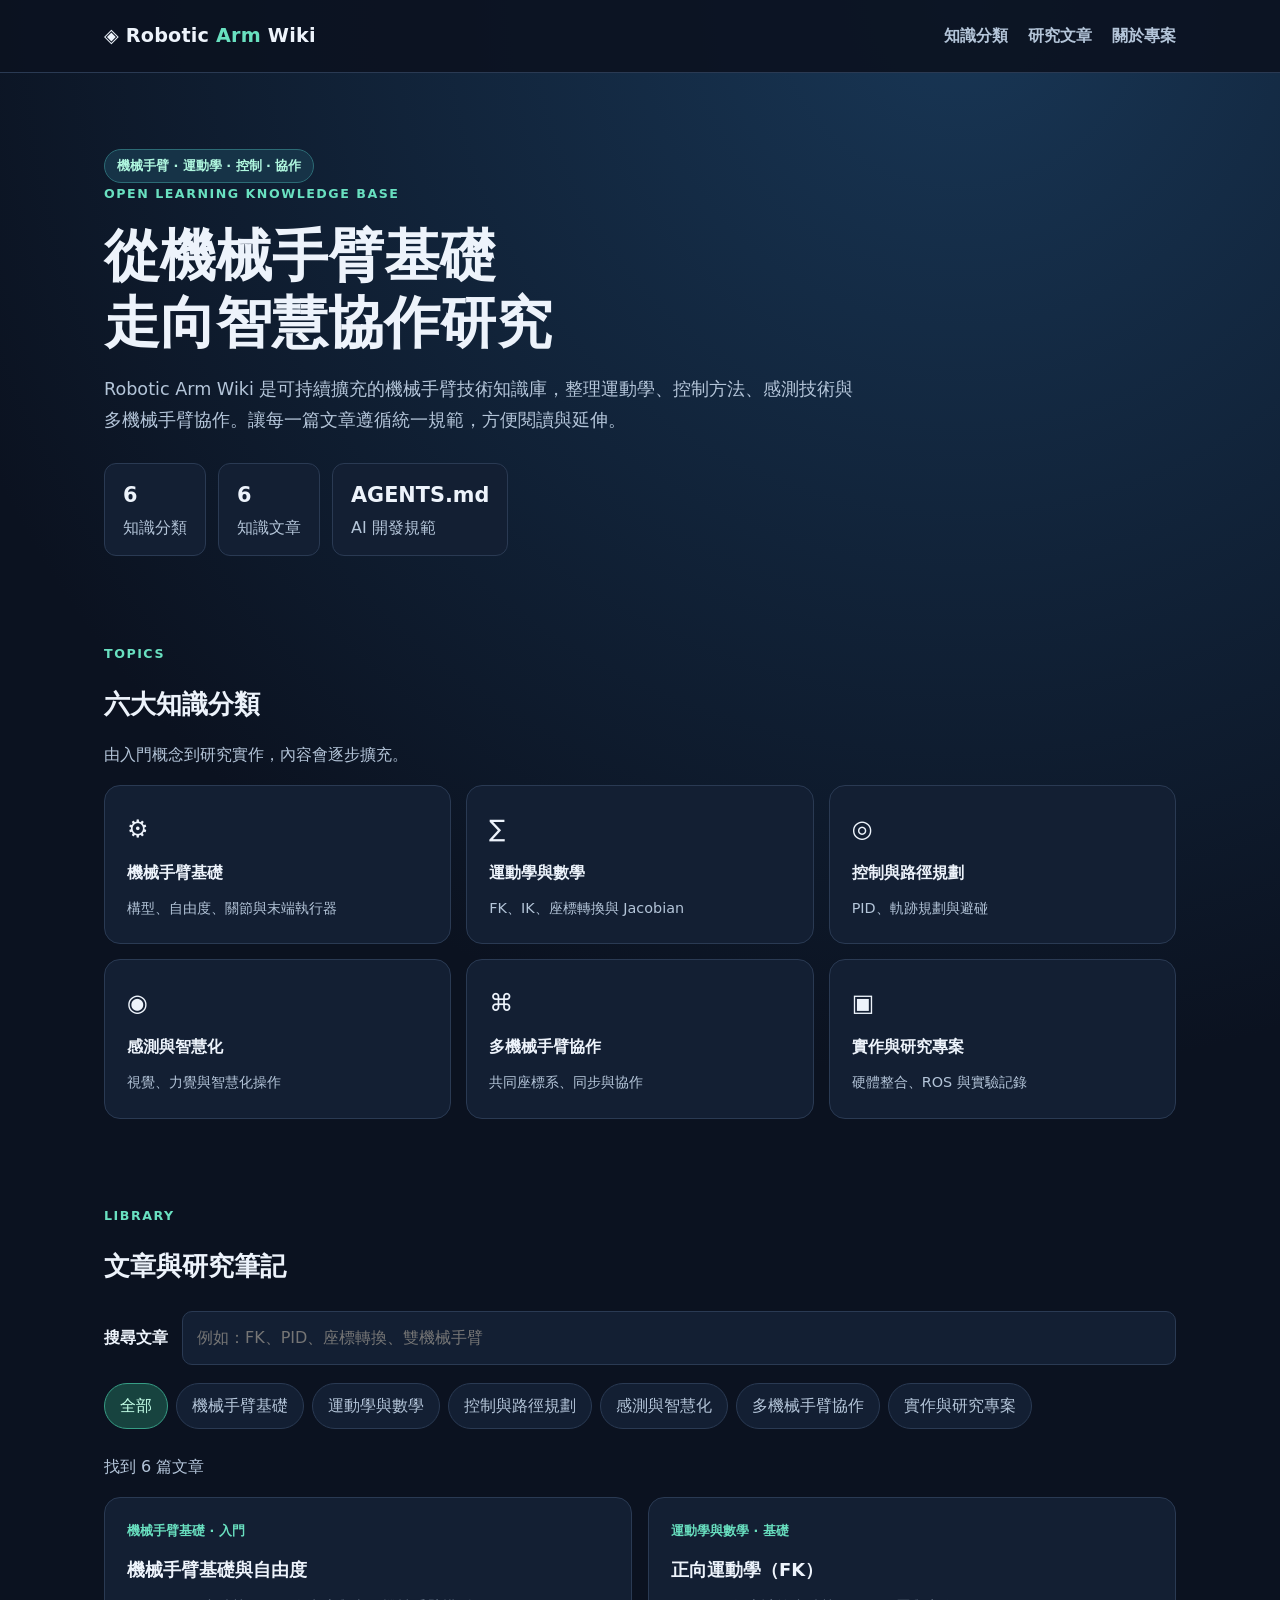
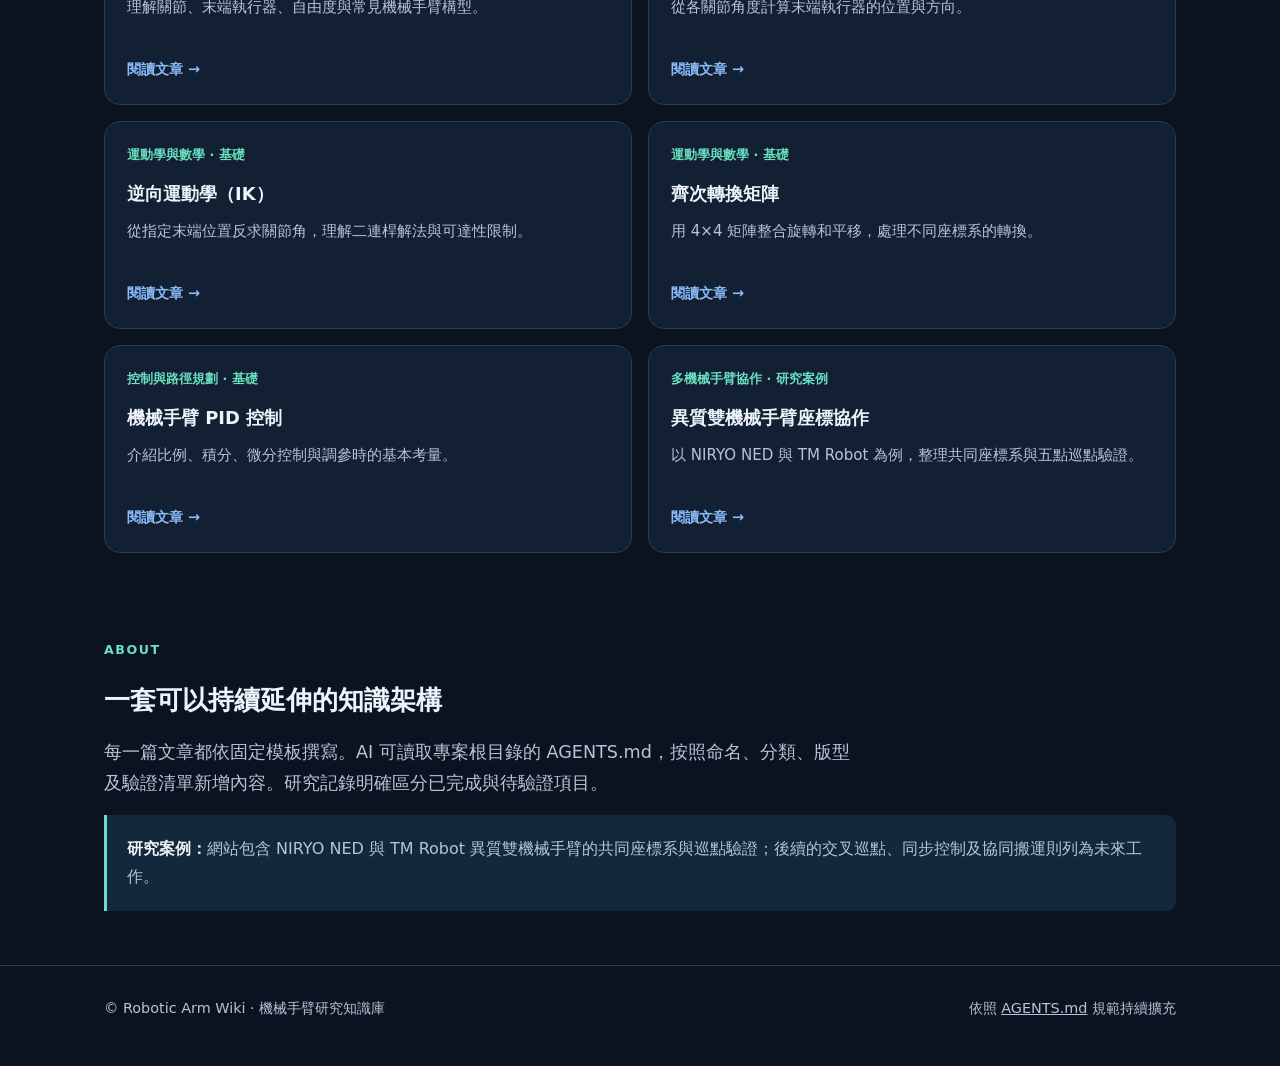
<file: index.html>
<!doctype html><html lang="zh-Hant"><head><meta charset="utf-8"><meta name="viewport" content="width=device-width,initial-scale=1"><meta name="description" content="機械手臂研究知識庫：運動學、控制、感測與多機械手臂協作。"><title>首頁 | Robotic Arm Wiki</title><link rel="stylesheet" href="css/style.css"></head><body><a class="skip" href="#main">跳至主要內容</a><header><div class="wrap header-inner"><a class="brand" href="index.html">◈ Robotic <span>Arm</span> Wiki</a><nav aria-label="主要導覽"><a href="index.html#categories">知識分類</a><a href="index.html#articles">研究文章</a><a href="index.html#about">關於專案</a></nav></div></header><main id="main"><section class="hero"><div class="wrap"><span class="hero-tag">機械手臂 · 運動學 · 控制 · 協作</span><p class="eyebrow">Open Learning Knowledge Base</p><h1>從機械手臂基礎<br>走向智慧協作研究</h1><p class="lead">Robotic Arm Wiki 是可持續擴充的機械手臂技術知識庫，整理運動學、控制方法、感測技術與多機械手臂協作。讓每一篇文章遵循統一規範，方便閱讀與延伸。</p><div class="stats"><div class="stat"><strong>6</strong>知識分類</div><div class="stat"><strong>6</strong>知識文章</div><div class="stat"><strong>AGENTS.md</strong>AI 開發規範</div></div></div></section><section class="section" id="categories"><div class="wrap"><p class="eyebrow">Topics</p><h2>六大知識分類</h2><p class="subtle">由入門概念到研究實作，內容會逐步擴充。</p><div class="category-grid"><div class="category-card"><span aria-hidden="true">⚙</span><h3>機械手臂基礎</h3><p>構型、自由度、關節與末端執行器</p></div>
<div class="category-card"><span aria-hidden="true">∑</span><h3>運動學與數學</h3><p>FK、IK、座標轉換與 Jacobian</p></div>
<div class="category-card"><span aria-hidden="true">◎</span><h3>控制與路徑規劃</h3><p>PID、軌跡規劃與避碰</p></div>
<div class="category-card"><span aria-hidden="true">◉</span><h3>感測與智慧化</h3><p>視覺、力覺與智慧化操作</p></div>
<div class="category-card"><span aria-hidden="true">⌘</span><h3>多機械手臂協作</h3><p>共同座標系、同步與協作</p></div>
<div class="category-card"><span aria-hidden="true">▣</span><h3>實作與研究專案</h3><p>硬體整合、ROS 與實驗記錄</p></div></div></div></section><section class="section" id="articles"><div class="wrap"><p class="eyebrow">Library</p><h2>文章與研究筆記</h2><div class="search-tools"><label for="search">搜尋文章</label><input id="search" type="search" placeholder="例如：FK、PID、座標轉換、雙機械手臂" autocomplete="off"></div><div class="filters" role="group" aria-label="文章分類"><button type="button" class="active" data-category="全部" aria-pressed="true">全部</button><button type="button" data-category="機械手臂基礎" aria-pressed="false">機械手臂基礎</button>
<button type="button" data-category="運動學與數學" aria-pressed="false">運動學與數學</button>
<button type="button" data-category="控制與路徑規劃" aria-pressed="false">控制與路徑規劃</button>
<button type="button" data-category="感測與智慧化" aria-pressed="false">感測與智慧化</button>
<button type="button" data-category="多機械手臂協作" aria-pressed="false">多機械手臂協作</button>
<button type="button" data-category="實作與研究專案" aria-pressed="false">實作與研究專案</button></div><p class="subtle" id="result-count" aria-live="polite"></p><div class="article-grid" id="article-grid"></div><div class="note" id="empty-state" hidden>目前沒有符合條件的文章，請更換關鍵字或分類。</div></div></section><section class="section" id="about"><div class="wrap"><p class="eyebrow">About</p><h2>一套可以持續延伸的知識架構</h2><p class="lead">每一篇文章都依固定模板撰寫。AI 可讀取專案根目錄的 AGENTS.md，按照命名、分類、版型及驗證清單新增內容。研究記錄明確區分已完成與待驗證項目。</p><div class="note"><strong>研究案例：</strong>網站包含 NIRYO NED 與 TM Robot 異質雙機械手臂的共同座標系與巡點驗證；後續的交叉巡點、同步控制及協同搬運則列為未來工作。</div></div></section></main><script src="js/articles.js"></script><script src="js/main.js"></script><footer class="footer"><div class="wrap footer-inner"><span>© Robotic Arm Wiki · 機械手臂研究知識庫</span><span>依照 <a href="AGENTS.md">AGENTS.md</a> 規範持續擴充</span></div></footer></body></html>
</file>
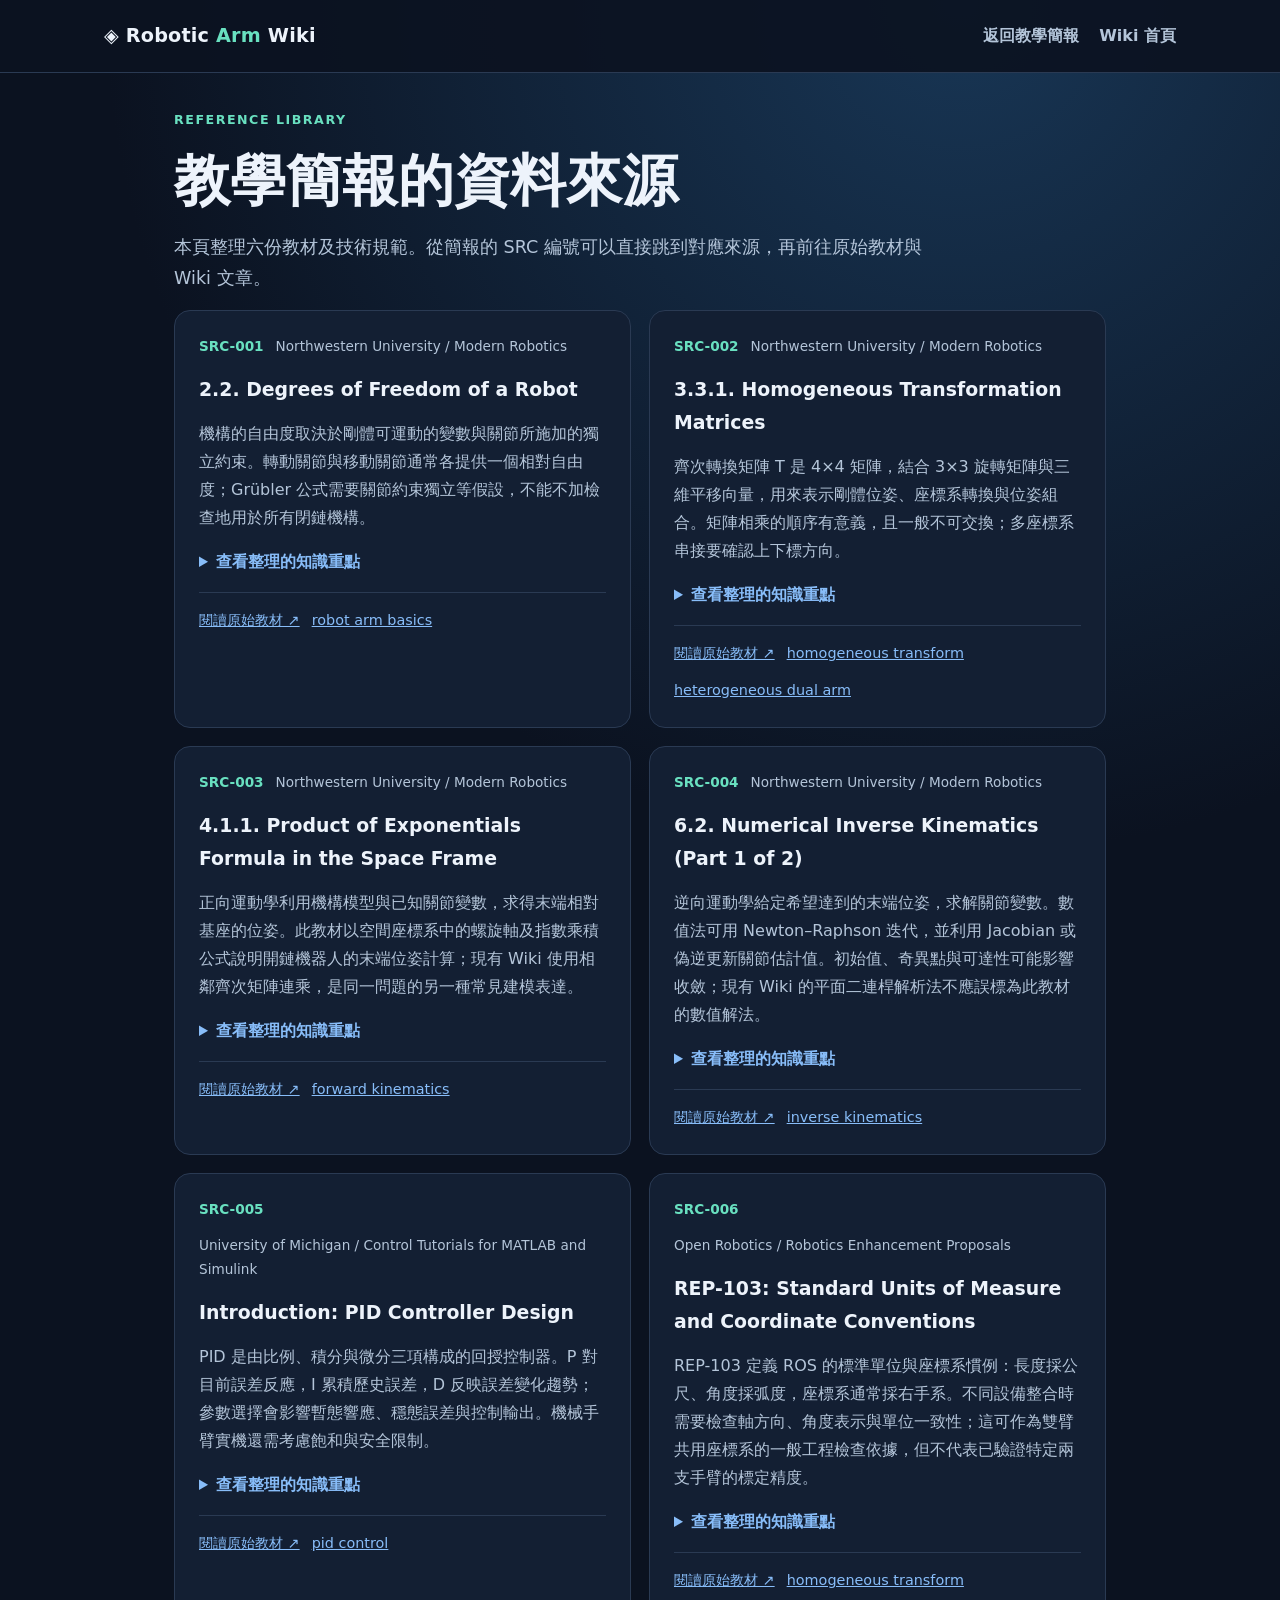
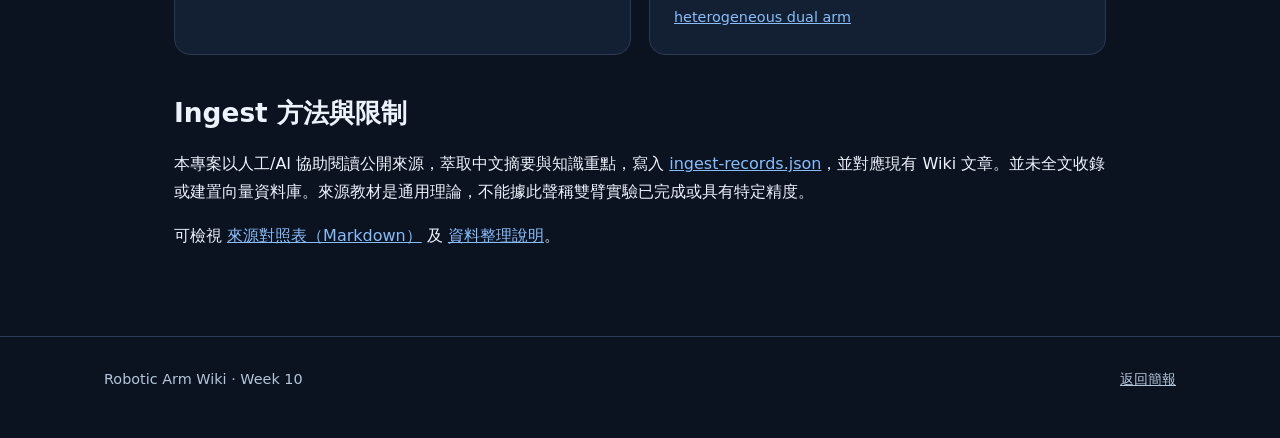
<file: sources/index.html>
<!doctype html><html lang="zh-Hant"><head><meta charset="utf-8"><meta name="viewport" content="width=device-width,initial-scale=1"><meta name="description" content="Robotic Arm Wiki 六份可追溯來源資料與文章對照。"><title>來源資料索引｜Robotic Arm Wiki</title><link rel="stylesheet" href="../css/style.css"><style>.source-main{max-width:980px;padding-top:36px;padding-bottom:70px}.source-grid{display:grid;grid-template-columns:repeat(2,minmax(0,1fr));gap:18px}.source-card{background:var(--panel);border:1px solid var(--line);border-radius:16px;padding:24px;scroll-margin-top:24px;overflow-wrap:anywhere}.source-card:target{border-color:var(--accent);box-shadow:0 0 0 2px #69e0c033}.source-meta{display:flex;gap:12px;align-items:center;flex-wrap:wrap;color:var(--muted);font-size:.85rem}.source-id{color:var(--accent);font-weight:800}.source-card h2{font-size:1.18rem;margin:14px 0}.source-card p,.source-card li{color:var(--muted)}.source-card details{margin:14px 0}.source-card summary{cursor:pointer;color:var(--accent2);font-weight:600}.source-actions{display:flex;flex-wrap:wrap;gap:12px;border-top:1px solid var(--line);padding-top:15px;margin-top:16px;font-size:.9rem}.source-actions a{overflow-wrap:anywhere}@media(max-width:760px){.source-grid{grid-template-columns:1fr}}</style></head><body><a class="skip" href="#main">跳至來源</a><header><div class="wrap header-inner"><a class="brand" href="../index.html">◈ Robotic <span>Arm</span> Wiki</a><nav aria-label="導覽"><a href="../slides.html">返回教學簡報</a><a href="../index.html">Wiki 首頁</a></nav></div></header><main class="wrap source-main" id="main"><p class="eyebrow">REFERENCE LIBRARY</p><h1>教學簡報的資料來源</h1><p class="lead">本頁整理六份教材及技術規範。從簡報的 SRC 編號可以直接跳到對應來源，再前往原始教材與 Wiki 文章。</p><div class="source-grid"><article class="source-card" id="SRC-001" tabindex="-1"><div class="source-meta"><span class="source-id">SRC-001</span><span>Northwestern University / Modern Robotics</span></div><h2>2.2. Degrees of Freedom of a Robot</h2><p>機構的自由度取決於剛體可運動的變數與關節所施加的獨立約束。轉動關節與移動關節通常各提供一個相對自由度；Grübler 公式需要關節約束獨立等假設，不能不加檢查地用於所有閉鏈機構。</p><details><summary>查看整理的知識重點</summary><ul><li>轉動關節（revolute）允許單一旋轉自由度。</li><li>移動關節（prismatic）允許單一線性自由度。</li><li>自由度計數須注意閉鏈與相依約束。</li></ul></details><div class="source-actions"><a href="https://modernrobotics.northwestern.edu/nu-gm-book-resource/2-2-degrees-of-freedom-of-a-robot/" target="_blank" rel="noopener noreferrer">閱讀原始教材 ↗</a><a href="../pages/robot-arm-basics.html">robot arm basics</a></div></article><article class="source-card" id="SRC-002" tabindex="-1"><div class="source-meta"><span class="source-id">SRC-002</span><span>Northwestern University / Modern Robotics</span></div><h2>3.3.1. Homogeneous Transformation Matrices</h2><p>齊次轉換矩陣 T 是 4×4 矩陣，結合 3×3 旋轉矩陣與三維平移向量，用來表示剛體位姿、座標系轉換與位姿組合。矩陣相乘的順序有意義，且一般不可交換；多座標系串接要確認上下標方向。</p><details><summary>查看整理的知識重點</summary><ul><li>T = [[R,p],[0,0,0,1]]，R 為旋轉矩陣、p 為平移向量。</li><li>T_ab T_bc = T_ac；反向座標變換須使用反矩陣。</li><li>矩陣乘法順序通常不可交換。</li></ul></details><div class="source-actions"><a href="https://modernrobotics.northwestern.edu/nu-gm-book-resource/3-3-1-homogeneous-transformation-matrices/" target="_blank" rel="noopener noreferrer">閱讀原始教材 ↗</a><a href="../pages/homogeneous-transform.html">homogeneous transform</a><a href="../pages/heterogeneous-dual-arm.html">heterogeneous dual arm</a></div></article><article class="source-card" id="SRC-003" tabindex="-1"><div class="source-meta"><span class="source-id">SRC-003</span><span>Northwestern University / Modern Robotics</span></div><h2>4.1.1. Product of Exponentials Formula in the Space Frame</h2><p>正向運動學利用機構模型與已知關節變數，求得末端相對基座的位姿。此教材以空間座標系中的螺旋軸及指數乘積公式說明開鏈機器人的末端位姿計算；現有 Wiki 使用相鄰齊次矩陣連乘，是同一問題的另一種常見建模表達。</p><details><summary>查看整理的知識重點</summary><ul><li>輸入關節變數，輸出末端位姿。</li><li>指數乘積公式需預先定義零位位姿 M 與關節螺旋軸。</li><li>本教材使用 POE 表示，現有 Wiki 使用逐節轉換連乘；兩者不可誤稱為同一條公式。</li></ul></details><div class="source-actions"><a href="https://modernrobotics.northwestern.edu/nu-gm-book-resource/4-1-1-product-of-exponentials-formula-in-the-space-frame/" target="_blank" rel="noopener noreferrer">閱讀原始教材 ↗</a><a href="../pages/forward-kinematics.html">forward kinematics</a></div></article><article class="source-card" id="SRC-004" tabindex="-1"><div class="source-meta"><span class="source-id">SRC-004</span><span>Northwestern University / Modern Robotics</span></div><h2>6.2. Numerical Inverse Kinematics (Part 1 of 2)</h2><p>逆向運動學給定希望達到的末端位姿，求解關節變數。數值法可用 Newton–Raphson 迭代，並利用 Jacobian 或偽逆更新關節估計值。初始值、奇異點與可達性可能影響收斂；現有 Wiki 的平面二連桿解析法不應誤標為此教材的數值解法。</p><details><summary>查看整理的知識重點</summary><ul><li>IK 由末端目標反求關節變數。</li><li>數值迭代可使用 Jacobian 偽逆。</li><li>可能存在多解、無解或收斂困難。</li></ul></details><div class="source-actions"><a href="https://modernrobotics.northwestern.edu/nu-gm-book-resource/6-2-numerical-inverse-kinematics-part-1-of-2/" target="_blank" rel="noopener noreferrer">閱讀原始教材 ↗</a><a href="../pages/inverse-kinematics.html">inverse kinematics</a></div></article><article class="source-card" id="SRC-005" tabindex="-1"><div class="source-meta"><span class="source-id">SRC-005</span><span>University of Michigan / Control Tutorials for MATLAB and Simulink</span></div><h2>Introduction: PID Controller Design</h2><p>PID 是由比例、積分與微分三項構成的回授控制器。P 對目前誤差反應，I 累積歷史誤差，D 反映誤差變化趨勢；參數選擇會影響暫態響應、穩態誤差與控制輸出。機械手臂實機還需考慮飽和與安全限制。</p><details><summary>查看整理的知識重點</summary><ul><li>P、I、D 三項對誤差的作用不同。</li><li>控制器參數需依系統動態與控制目標調整。</li><li>PID 概念教材不是機械手臂實機安全驗證報告。</li></ul></details><div class="source-actions"><a href="https://ctms.engin.umich.edu/CTMS/index.php?example=Introduction&amp;section=ControlPID" target="_blank" rel="noopener noreferrer">閱讀原始教材 ↗</a><a href="../pages/pid-control.html">pid control</a></div></article><article class="source-card" id="SRC-006" tabindex="-1"><div class="source-meta"><span class="source-id">SRC-006</span><span>Open Robotics / Robotics Enhancement Proposals</span></div><h2>REP-103: Standard Units of Measure and Coordinate Conventions</h2><p>REP-103 定義 ROS 的標準單位與座標系慣例：長度採公尺、角度採弧度，座標系通常採右手系。不同設備整合時需要檢查軸方向、角度表示與單位一致性；這可作為雙臂共用座標系的一般工程檢查依據，但不代表已驗證特定兩支手臂的標定精度。</p><details><summary>查看整理的知識重點</summary><ul><li>長度使用 meter；角度使用 radian。</li><li>座標系遵循右手系慣例。</li><li>相機光學座標系可能使用不同軸方向，需明確轉換。</li></ul></details><div class="source-actions"><a href="https://reps.openrobotics.org/rep-0103/" target="_blank" rel="noopener noreferrer">閱讀原始教材 ↗</a><a href="../pages/homogeneous-transform.html">homogeneous transform</a><a href="../pages/heterogeneous-dual-arm.html">heterogeneous dual arm</a></div></article></div><section id="about" style="margin-top:35px"><h2>Ingest 方法與限制</h2><p>本專案以人工/AI 協助閱讀公開來源，萃取中文摘要與知識重點，寫入 <a href="ingest-records.json">ingest-records.json</a>，並對應現有 Wiki 文章。並未全文收錄或建置向量資料庫。來源教材是通用理論，不能據此聲稱雙臂實驗已完成或具有特定精度。</p><p>可檢視 <a href="source-map.md">來源對照表（Markdown）</a> 及 <a href="README.md">資料整理說明</a>。</p></section></main><footer class="footer"><div class="wrap footer-inner"><span>Robotic Arm Wiki · Week 10</span><a href="../slides.html">返回簡報</a></div></footer></body></html>
</file>
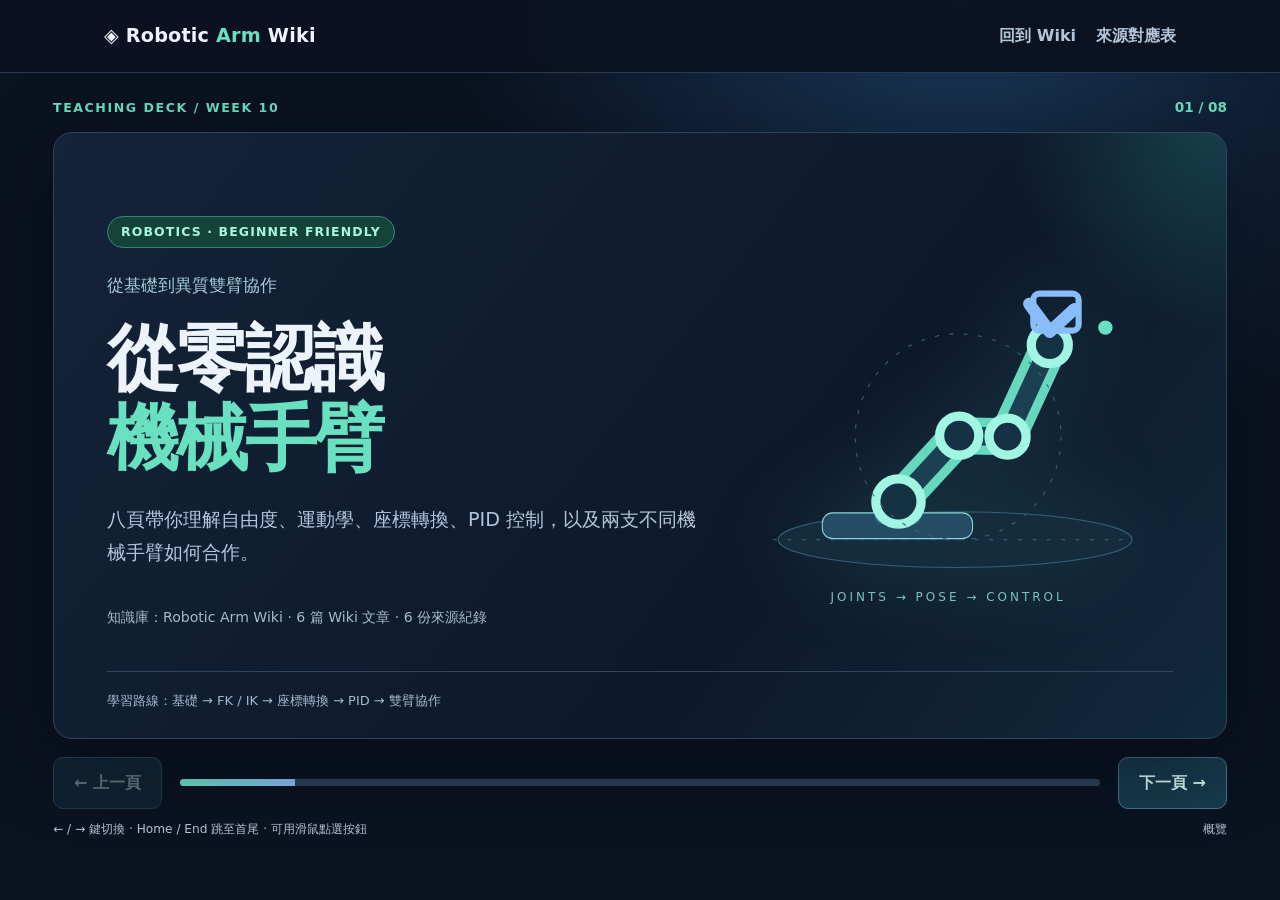
<file: slides.html>
<!doctype html>
<html lang="zh-Hant">
<head>
<meta charset="utf-8"><meta name="viewport" content="width=device-width,initial-scale=1">
<meta name="description" content="以 Robotic Arm Wiki 為知識來源的八頁教學 HTML 簡報，介紹機械手臂、運動學、控制及雙臂協作。">
<title>從零認識機械手臂｜Robotic Arm Wiki 教學簡報</title>
<link rel="stylesheet" href="css/style.css"><link rel="stylesheet" href="css/slides.css">
</head>
<body class="presentation-page">
<a class="skip" href="#slides-main">跳至簡報</a>
<header class="presentation-header"><div class="wrap header-inner"><a class="brand" href="index.html">◈ Robotic <span>Arm</span> Wiki</a><nav aria-label="網站導覽"><a href="index.html">回到 Wiki</a><a href="sources/index.html">來源對應表</a></nav></div></header>
<main id="slides-main" class="deck-wrap">
<div class="deck-meta"><span class="eyebrow">TEACHING DECK / WEEK 10</span><span id="slide-counter" aria-live="polite">01 / 08</span></div>
<div class="deck" id="deck">
<section class="slide is-active" aria-label="第 1 頁：封面" data-title="概覽">
<div class="intro-layout"><div><div class="pill">ROBOTICS · BEGINNER FRIENDLY</div><p class="kicker">從基礎到異質雙臂協作</p><h1>從零認識<br><em>機械手臂</em></h1><p class="slide-lead">八頁帶你理解自由度、運動學、座標轉換、PID 控制，以及兩支不同機械手臂如何合作。</p><div class="small-note">知識庫：Robotic Arm Wiki · 6 篇 Wiki 文章 · 6 份來源紀錄</div></div><div class="hero-art" aria-hidden="true"><svg viewBox="0 0 420 340" fill="none" xmlns="http://www.w3.org/2000/svg"><ellipse cx="217" cy="294" rx="172" ry="27" fill="#152c3d" stroke="#366078"/><rect x="88" y="268" width="146" height="25" rx="10" fill="#244c64" stroke="#86d9da"/><rect x="139" y="248" width="45" height="31" rx="8" fill="#35748b"/><path d="M162 257 L221 193 L268 194 L309 105" stroke="#65d8be" stroke-width="36" stroke-linejoin="round" stroke-linecap="round"/><path d="M162 257 L221 193 L268 194 L309 105" stroke="#1a4051" stroke-width="18" stroke-linejoin="round" stroke-linecap="round"/><g fill="#153244" stroke="#a0f6e2" stroke-width="9"><circle cx="162" cy="257" r="22"/><circle cx="221" cy="193" r="19"/><circle cx="268" cy="194" r="18"/><circle cx="309" cy="105" r="18"/></g><path d="M309 92 l-20 -27 m20 27 24 -22" stroke="#88bdf9" stroke-width="12" stroke-linecap="round"/><rect x="293" y="55" width="44" height="36" rx="6" stroke="#88bdf9" stroke-width="6"/><g stroke="#3a6475" stroke-dasharray="4 10"><circle cx="220" cy="194" r="100"/><path d="M40 294 H385"/></g><circle cx="363" cy="88" r="7" fill="#69e0c0"/></svg><div class="art-caption">JOINTS → POSE → CONTROL</div></div></div>
<div class="source-strip">學習路線：基礎 → FK / IK → 座標轉換 → PID → 雙臂協作</div>
</section>
<section class="slide" aria-label="第 2 頁：機械手臂基礎" data-title="組成與自由度"><div class="pill">01 / FOUNDATIONS</div><h2>機械手臂由什麼組成？</h2><p class="slide-lead">想像一隻可程式化的手臂：關節提供運動，末端執行器完成任務。</p><div class="feature-grid three"><div class="feature"><div class="feature-icon">①</div><h3>連桿與關節</h3><p>構成手臂機構，轉動或滑動關節控制相對運動。</p></div><div class="feature"><div class="feature-icon">②</div><h3>驅動與感測</h3><p>馬達產生動作；編碼器等感測器回報狀態。</p></div><div class="feature"><div class="feature-icon">③</div><h3>末端執行器</h3><p>夾爪、吸盤或工具，負責操作物品。</p></div></div><div class="takeaway"><strong>重點：</strong>自由度（DOF）是獨立運動變數的數量；常見六軸機械手臂有六個受控轉動關節，但不代表所有姿態都可達。</div><div class="source-strip">Wiki：<a href="pages/robot-arm-basics.html">機械手臂基礎與自由度</a>　·　來源：<a href="sources/index.html#SRC-001">SRC-001</a></div></section>
<section class="slide" aria-label="第 3 頁：正向與逆向運動學" data-title="FK / IK"><div class="pill">02 / KINEMATICS</div><h2>FK 與 IK：兩個相反的問題</h2><div class="compare-grid"><div class="feature compare-card"><span class="eyebrow">FORWARD KINEMATICS</span><h3>正向運動學（FK）</h3><div class="flow-visual"><span>關節角度 q</span><b>→</b><span>末端位姿 T</span></div><p>已知每個關節怎麼轉，求夾爪在哪裡、朝向何方。</p><code>T₀ₙ = T₀₁ T₁₂ ⋯ T₍ₙ₋₁₎ₙ</code></div><div class="feature compare-card"><span class="eyebrow">INVERSE KINEMATICS</span><h3>逆向運動學（IK）</h3><div class="flow-visual"><span>目標位姿 T</span><b>→</b><span>關節角度 q</span></div><p>已知要把夾爪移到哪裡，反求可行的關節角度。</p><div class="subtle">可能有多組解、沒有解，或受到關節限位影響。</div></div></div><div class="takeaway"><strong>例子：</strong>手臂讀取各關節角度求目前夾爪位置 → FK；規劃夾爪要到達桌面上的目標 → IK。</div><div class="source-strip">Wiki：<a href="pages/forward-kinematics.html">FK</a>、<a href="pages/inverse-kinematics.html">IK</a>　·　來源：<a href="sources/index.html#SRC-003">SRC-003</a>、<a href="sources/index.html#SRC-004">SRC-004</a></div></section>
<section class="slide" aria-label="第 4 頁：齊次座標轉換" data-title="座標系"><div class="pill">03 / COORDINATE FRAMES</div><h2>兩支手臂為何需要共同座標系？</h2><p class="slide-lead">不同機械手臂通常以各自的基座為原點，同一個物品會有不同座標。</p><div class="coordinate-layout"><div class="diagram-panel" aria-label="兩個不同座標系轉換成共同座標系"><div class="coord-item"><span class="axis axis-a">A</span><strong>手臂 A 座標</strong><small>pᴬ</small></div><div class="coord-arrow">→<small>轉換矩陣</small></div><div class="coord-item"><span class="axis axis-c">W</span><strong>共同座標 W</strong><small>pᵂ</small></div><div class="coord-arrow">←<small>轉換矩陣</small></div><div class="coord-item"><span class="axis axis-b">B</span><strong>手臂 B 座標</strong><small>pᴮ</small></div></div><div class="formula-box"><span>齊次轉換（概念）</span><code>p̃ᴬ = ᴬTᴮ · p̃ᴮ</code><p>4×4 齊次矩陣將旋轉 R 與平移 t 放在一起。必須確認變換方向及單位。</p></div></div><div class="source-strip">Wiki：<a href="pages/homogeneous-transform.html">齊次轉換矩陣</a>　·　來源：<a href="sources/index.html#SRC-002">SRC-002</a>、<a href="sources/index.html#SRC-006">SRC-006</a></div></section>
<section class="slide" aria-label="第 5 頁：PID 控制" data-title="PID"><div class="pill">04 / CONTROL</div><h2>PID：讓手臂逐步接近目標</h2><p class="slide-lead">控制器比較「目標」和「目前狀態」，用誤差決定下一步控制輸出。</p><div class="pid-flow"><div>目標 r(t)</div><b>−</b><div>誤差 e(t)</div><b>→</b><div class="pid-highlight">PID</div><b>→</b><div>機械手臂</div></div><div class="feature-grid three"><div class="feature"><h3>P 比例</h3><p>誤差越大，反應通常越強。</p></div><div class="feature"><h3>I 積分</h3><p>累積誤差，幫助減少穩態偏差。</p></div><div class="feature"><h3>D 微分</h3><p>反映誤差變化速度，協助抑制過衝。</p></div></div><div class="formula-box mini"><code>u(t) = Kₚe(t) + Kᵢ∫e(t)dt + K𝒹 de(t)/dt</code></div><div class="source-strip">Wiki：<a href="pages/pid-control.html">機械手臂 PID 控制</a>　·　來源：<a href="sources/index.html#SRC-005">SRC-005</a></div></section>
<section class="slide" aria-label="第 6 頁：異質雙臂協作" data-title="雙臂協作"><div class="pill">05 / COLLABORATION</div><h2>當兩支不同手臂需要合作</h2><p class="slide-lead">以 NIRYO NED 與 TM Robot 為例：硬體與控制介面不同，必須先統一座標定義，再設計協作流程。</p><div class="dual-grid"><div class="arm-card"><span>ARM A</span><h3>NIRYO NED</h3><div class="arm-mark" aria-hidden="true">⌁</div><p>取得自身 TCP 位姿</p></div><div class="center-panel"><span>① 讀取 TCP</span><span>↓</span><span>② 座標轉換</span><span>↓</span><span>③ 驗證可達性</span><span>↓</span><span>④ 安全協作</span></div><div class="arm-card"><span>ARM B</span><h3>TM Robot</h3><div class="arm-mark" aria-hidden="true">⌁</div><p>使用共同座標描述目標</p></div></div><div class="takeaway"><strong>注意：</strong>共同座標系與五點巡點不等於已完成雙臂連續物件交接；協作仍須考慮碰撞、速度與同步。</div><div class="source-strip">Wiki：<a href="pages/heterogeneous-dual-arm.html">異質雙機械手臂座標協作</a>　·　來源：<a href="sources/index.html#SRC-002">SRC-002</a>、<a href="sources/index.html#SRC-006">SRC-006</a>（通用座標概念）</div></section>
<section class="slide" aria-label="第 7 頁：知識來源與生成流程" data-title="Wiki → 簡報"><div class="pill">06 / WIKI-TO-SLIDES</div><h2>這份簡報的知識從哪裡來？</h2><p class="slide-lead">不是直接讓 AI 憑空寫簡報，而是將來源整理成結構化資料，再對應 Wiki 文章。</p><div class="pipeline"><div><strong>官方教材 × 6</strong><small>SRC-001～006</small></div><b>→</b><div><strong>Ingest 摘要</strong><small>sources/ingest-records.json</small></div><b>→</b><div><strong>Wiki × 6</strong><small>pages/*.html</small></div><b>→</b><div><strong>教學簡報</strong><small>slides.html</small></div></div><div class="takeaway"><strong>檢查點：</strong>來源是否有效？Wiki 與簡報是否一致？連結和頁面能否正常瀏覽？檢查不過就返回前一步修正。</div><div class="source-strip">參閱：<a href="sources/index.html">來源對照表</a>、<a href="sources/index.html#about">ingest 方法與限制</a></div></section>
<section class="slide" aria-label="第 8 頁：總結與複習" data-title="複習"><div class="pill">07 / RECAP</div><h2>你現在能回答這三個問題嗎？</h2><div class="recap-list"><details><summary>① 六軸手臂一定能到達任何姿態嗎？</summary><p>不一定。關節限位、工作空間、奇異點及碰撞條件都會影響可達性。</p></details><details><summary>② FK 與 IK 的輸入、輸出有什麼不同？</summary><p>FK：關節變數 → 末端位姿；IK：目標末端位姿 → 可行關節變數。</p></details><details><summary>③ 雙機械手臂協作為什麼需要座標轉換？</summary><p>兩支手臂的基座不同，必須把位置與方向轉換到一致的參考座標系。</p></details></div><div class="takeaway">延伸閱讀：回到 <a href="index.html#articles">Robotic Arm Wiki 六篇知識文章</a>，查詢完整概念及限制。</div><div class="source-strip">本簡報來源清單：<a href="sources/index.html#SRC-001">SRC-001</a>、<a href="sources/index.html#SRC-006">SRC-006</a>　·　<a href="sources/index.html">Wiki × Source 對照表</a></div></section>
</div>
<div class="deck-controls"><button id="prev-slide" type="button" aria-label="上一頁">← 上一頁</button><div class="progress-track" role="progressbar" id="slide-progress" aria-label="簡報閱讀進度" aria-valuemin="1" aria-valuemax="8" aria-valuenow="1"><span id="progress-fill"></span></div><button id="next-slide" type="button" aria-label="下一頁">下一頁 →</button></div>
<div class="deck-footer"><span>← / → 鍵切換 · Home / End 跳至首尾 · 可用滑鼠點選按鈕</span><span id="slide-name">概覽</span></div>
</main><script src="js/slides.js"></script></body></html>
</file>
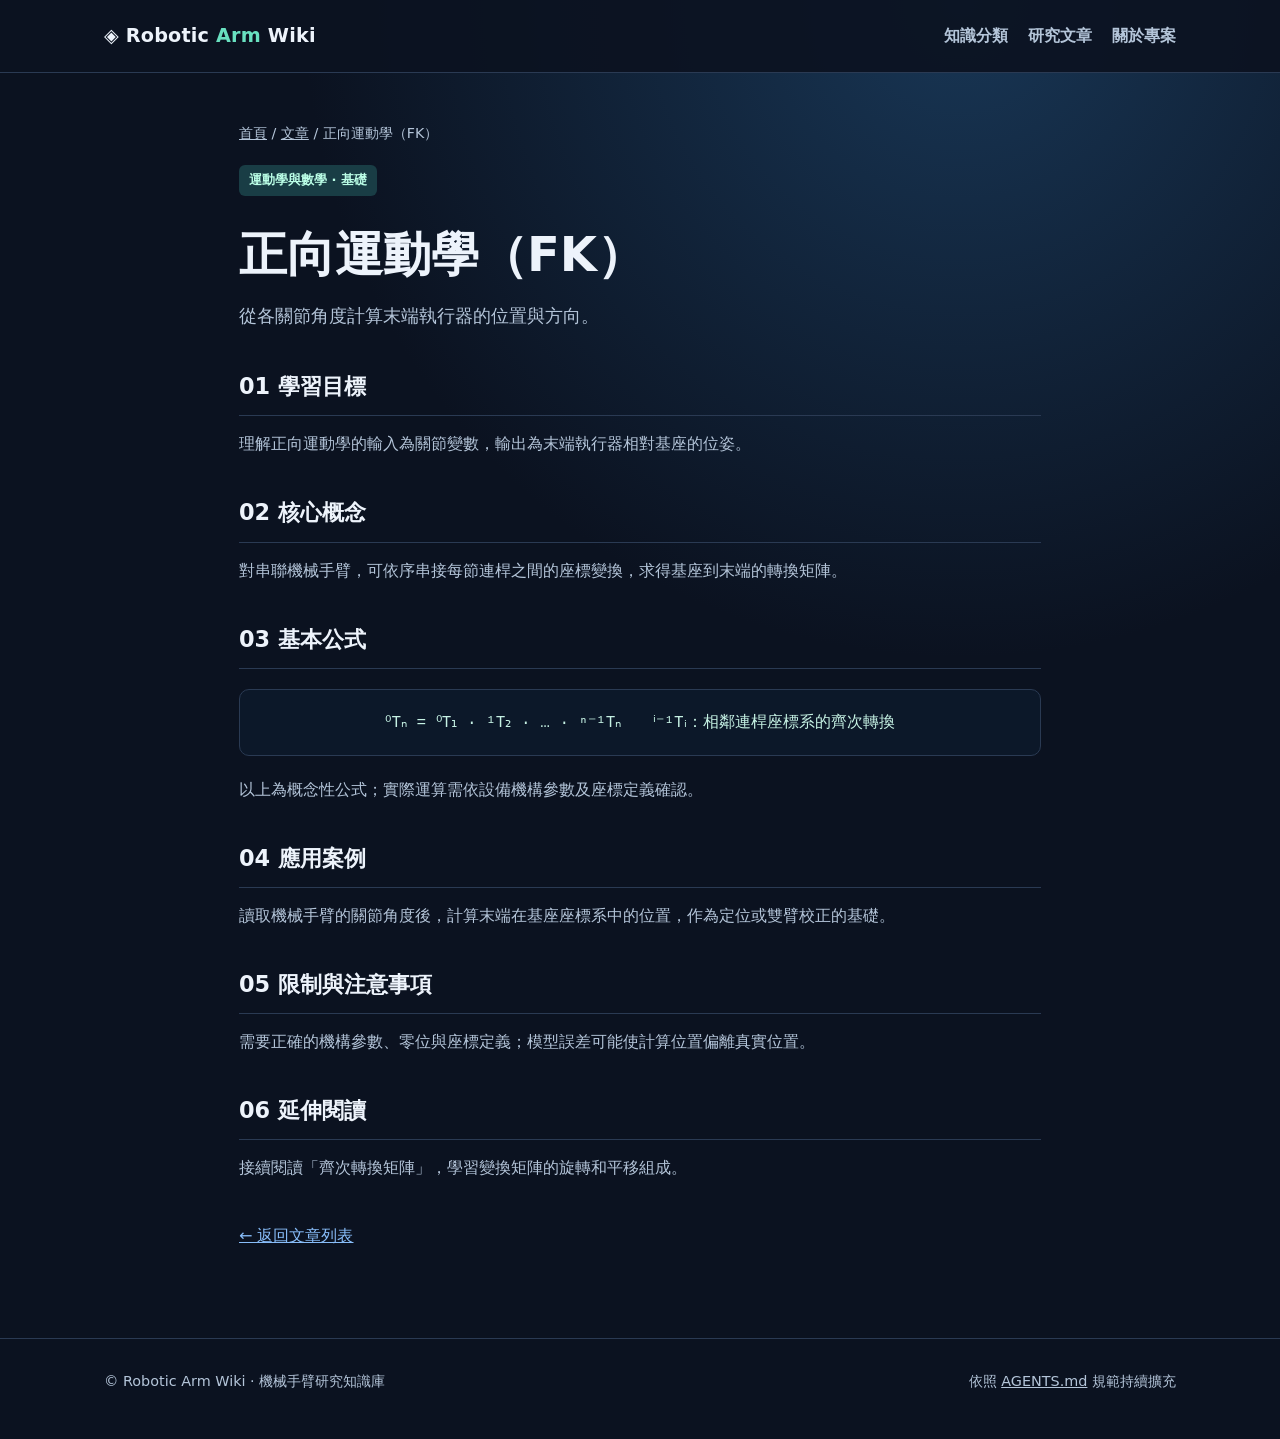
<file: pages/forward-kinematics.html>
<!doctype html><html lang="zh-Hant"><head><meta charset="utf-8"><meta name="viewport" content="width=device-width,initial-scale=1"><meta name="description" content="從各關節角度計算末端執行器的位置與方向。"><title>正向運動學（FK） | Robotic Arm Wiki</title><link rel="stylesheet" href="../css/style.css"></head><body><a class="skip" href="#main">跳至主要內容</a><header><div class="wrap header-inner"><a class="brand" href="../index.html">◈ Robotic <span>Arm</span> Wiki</a><nav aria-label="主要導覽"><a href="../index.html#categories">知識分類</a><a href="../index.html#articles">研究文章</a><a href="../index.html#about">關於專案</a></nav></div></header><main class="wrap article" id="main"><div class="breadcrumb"><a href="../index.html">首頁</a> / <a href="../index.html#articles">文章</a> / 正向運動學（FK）</div><span class="tag">運動學與數學 · 基礎</span><h1>正向運動學（FK）</h1><p class="lead">從各關節角度計算末端執行器的位置與方向。</p><section><h2>01 學習目標</h2><p>理解正向運動學的輸入為關節變數，輸出為末端執行器相對基座的位姿。</p></section><section><h2>02 核心概念</h2><p>對串聯機械手臂，可依序串接每節連桿之間的座標變換，求得基座到末端的轉換矩陣。</p></section><section><h2>03 基本公式</h2><div class="math"><code>⁰Tₙ = ⁰T₁ · ¹T₂ · … · ⁿ⁻¹Tₙ　　ⁱ⁻¹Tᵢ：相鄰連桿座標系的齊次轉換</code></div><p>以上為概念性公式；實際運算需依設備機構參數及座標定義確認。</p></section><section><h2>04 應用案例</h2><p>讀取機械手臂的關節角度後，計算末端在基座座標系中的位置，作為定位或雙臂校正的基礎。</p></section><section><h2>05 限制與注意事項</h2><p>需要正確的機構參數、零位與座標定義；模型誤差可能使計算位置偏離真實位置。</p></section><section><h2>06 延伸閱讀</h2><p>接續閱讀「齊次轉換矩陣」，學習變換矩陣的旋轉和平移組成。</p></section><p style="margin-top:40px"><a href="../index.html#articles">← 返回文章列表</a></p></main><footer class="footer"><div class="wrap footer-inner"><span>© Robotic Arm Wiki · 機械手臂研究知識庫</span><span>依照 <a href="../AGENTS.md">AGENTS.md</a> 規範持續擴充</span></div></footer></body></html>
</file>
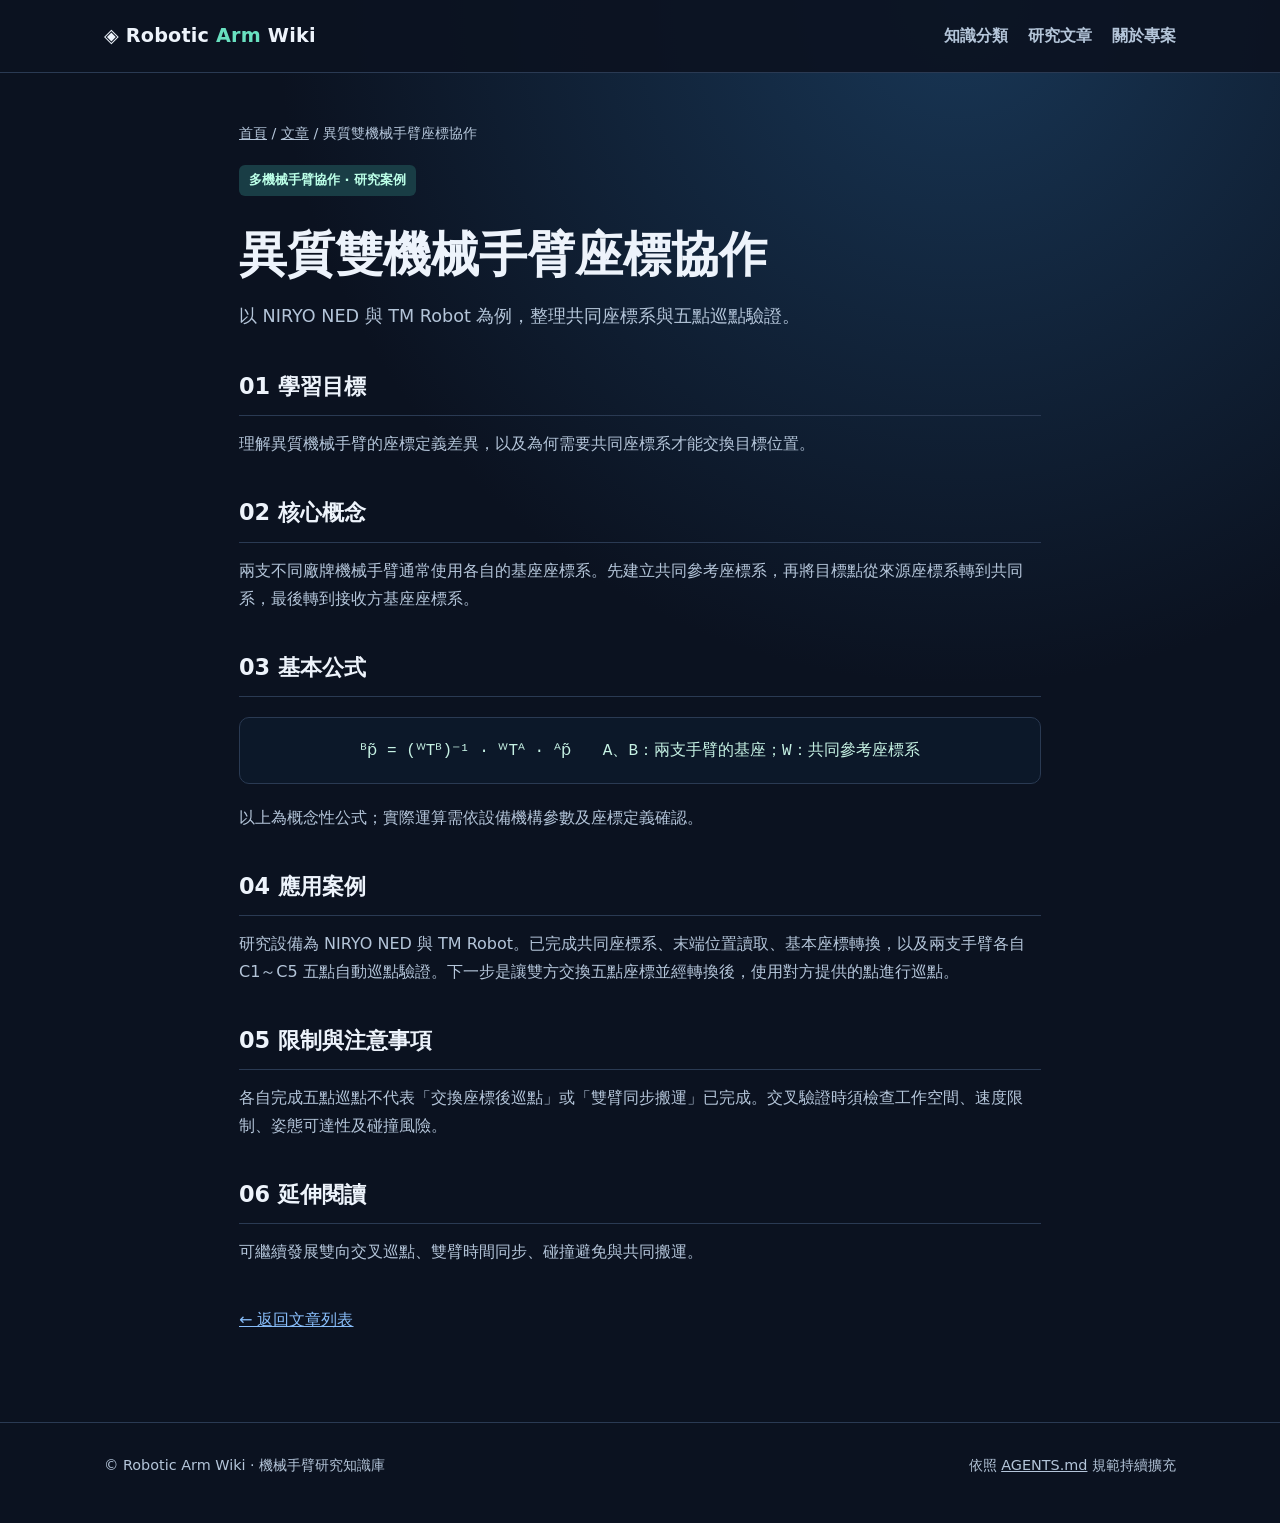
<file: pages/heterogeneous-dual-arm.html>
<!doctype html><html lang="zh-Hant"><head><meta charset="utf-8"><meta name="viewport" content="width=device-width,initial-scale=1"><meta name="description" content="以 NIRYO NED 與 TM Robot 為例，整理共同座標系與五點巡點驗證。"><title>異質雙機械手臂座標協作 | Robotic Arm Wiki</title><link rel="stylesheet" href="../css/style.css"></head><body><a class="skip" href="#main">跳至主要內容</a><header><div class="wrap header-inner"><a class="brand" href="../index.html">◈ Robotic <span>Arm</span> Wiki</a><nav aria-label="主要導覽"><a href="../index.html#categories">知識分類</a><a href="../index.html#articles">研究文章</a><a href="../index.html#about">關於專案</a></nav></div></header><main class="wrap article" id="main"><div class="breadcrumb"><a href="../index.html">首頁</a> / <a href="../index.html#articles">文章</a> / 異質雙機械手臂座標協作</div><span class="tag">多機械手臂協作 · 研究案例</span><h1>異質雙機械手臂座標協作</h1><p class="lead">以 NIRYO NED 與 TM Robot 為例，整理共同座標系與五點巡點驗證。</p><section><h2>01 學習目標</h2><p>理解異質機械手臂的座標定義差異，以及為何需要共同座標系才能交換目標位置。</p></section><section><h2>02 核心概念</h2><p>兩支不同廠牌機械手臂通常使用各自的基座座標系。先建立共同參考座標系，再將目標點從來源座標系轉到共同系，最後轉到接收方基座座標系。</p></section><section><h2>03 基本公式</h2><div class="math"><code>ᴮp̃ = (ᵂTᴮ)⁻¹ · ᵂTᴬ · ᴬp̃　　A、B：兩支手臂的基座；W：共同參考座標系</code></div><p>以上為概念性公式；實際運算需依設備機構參數及座標定義確認。</p></section><section><h2>04 應用案例</h2><p>研究設備為 NIRYO NED 與 TM Robot。已完成共同座標系、末端位置讀取、基本座標轉換，以及兩支手臂各自 C1～C5 五點自動巡點驗證。下一步是讓雙方交換五點座標並經轉換後，使用對方提供的點進行巡點。</p></section><section><h2>05 限制與注意事項</h2><p>各自完成五點巡點不代表「交換座標後巡點」或「雙臂同步搬運」已完成。交叉驗證時須檢查工作空間、速度限制、姿態可達性及碰撞風險。</p></section><section><h2>06 延伸閱讀</h2><p>可繼續發展雙向交叉巡點、雙臂時間同步、碰撞避免與共同搬運。</p></section><p style="margin-top:40px"><a href="../index.html#articles">← 返回文章列表</a></p></main><footer class="footer"><div class="wrap footer-inner"><span>© Robotic Arm Wiki · 機械手臂研究知識庫</span><span>依照 <a href="../AGENTS.md">AGENTS.md</a> 規範持續擴充</span></div></footer></body></html>
</file>
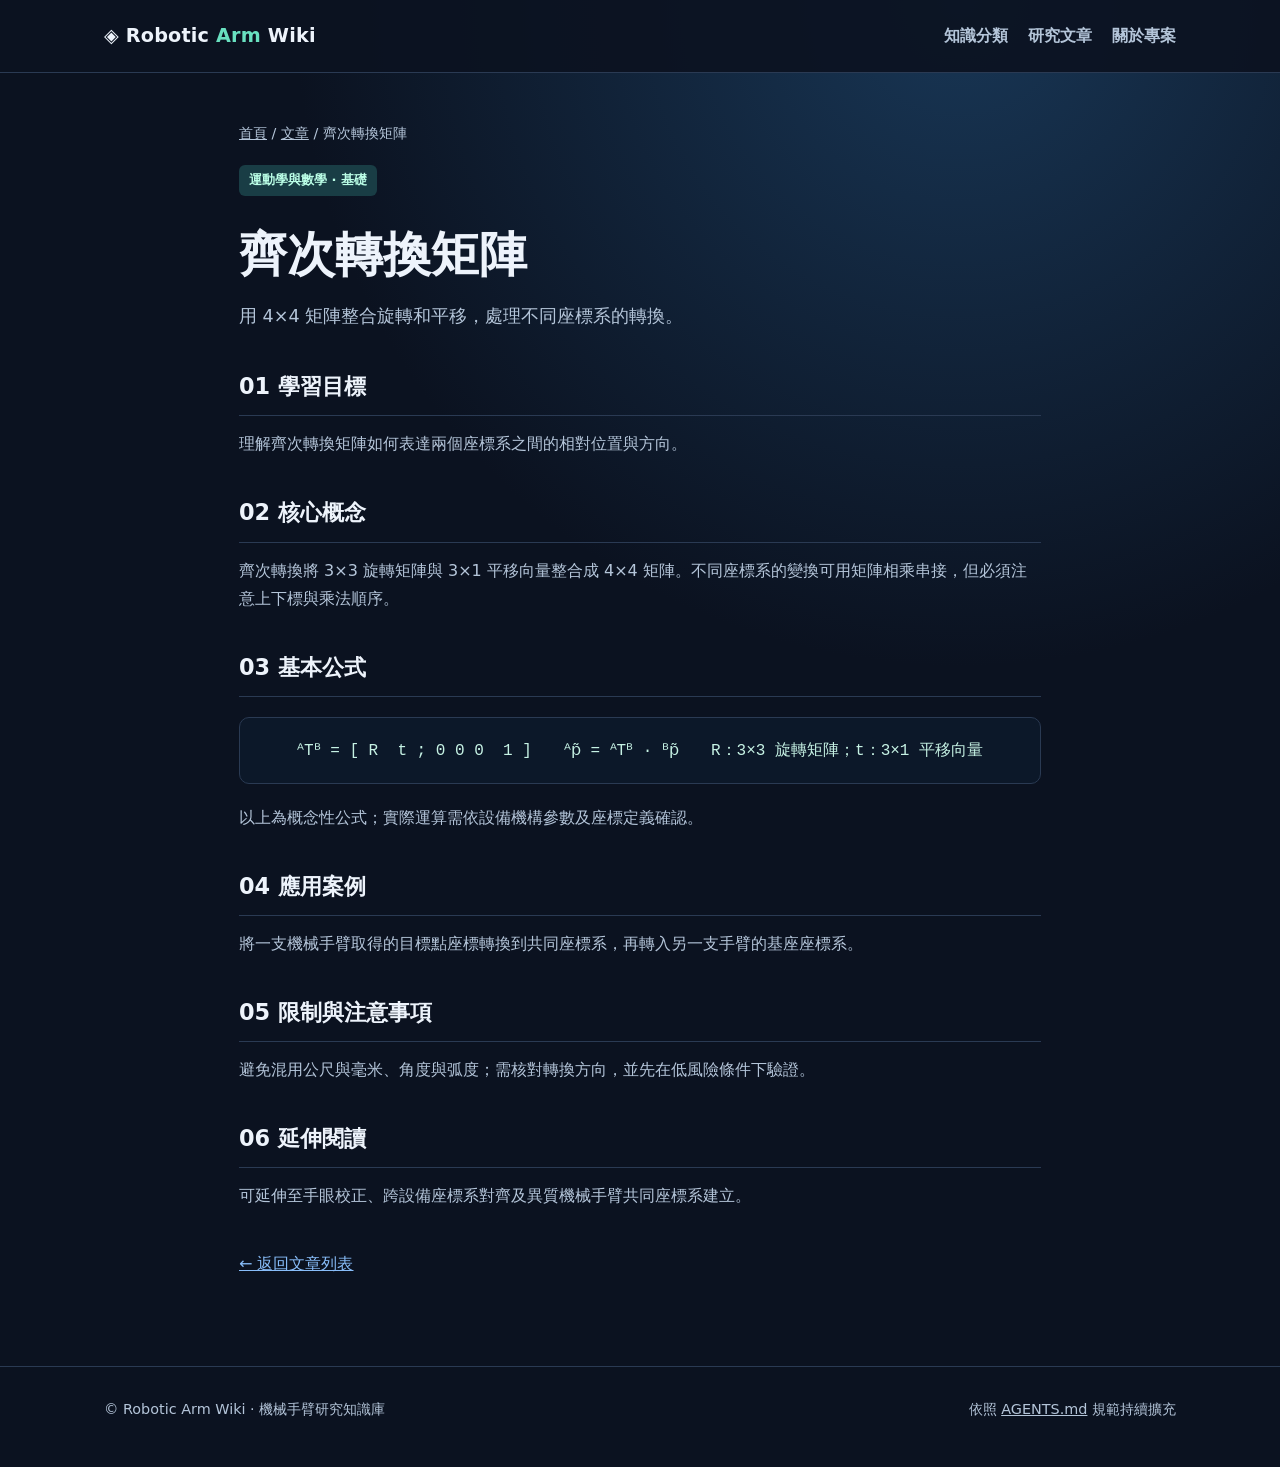
<file: pages/homogeneous-transform.html>
<!doctype html><html lang="zh-Hant"><head><meta charset="utf-8"><meta name="viewport" content="width=device-width,initial-scale=1"><meta name="description" content="用 4×4 矩陣整合旋轉和平移，處理不同座標系的轉換。"><title>齊次轉換矩陣 | Robotic Arm Wiki</title><link rel="stylesheet" href="../css/style.css"></head><body><a class="skip" href="#main">跳至主要內容</a><header><div class="wrap header-inner"><a class="brand" href="../index.html">◈ Robotic <span>Arm</span> Wiki</a><nav aria-label="主要導覽"><a href="../index.html#categories">知識分類</a><a href="../index.html#articles">研究文章</a><a href="../index.html#about">關於專案</a></nav></div></header><main class="wrap article" id="main"><div class="breadcrumb"><a href="../index.html">首頁</a> / <a href="../index.html#articles">文章</a> / 齊次轉換矩陣</div><span class="tag">運動學與數學 · 基礎</span><h1>齊次轉換矩陣</h1><p class="lead">用 4×4 矩陣整合旋轉和平移，處理不同座標系的轉換。</p><section><h2>01 學習目標</h2><p>理解齊次轉換矩陣如何表達兩個座標系之間的相對位置與方向。</p></section><section><h2>02 核心概念</h2><p>齊次轉換將 3×3 旋轉矩陣與 3×1 平移向量整合成 4×4 矩陣。不同座標系的變換可用矩陣相乘串接，但必須注意上下標與乘法順序。</p></section><section><h2>03 基本公式</h2><div class="math"><code>ᴬTᴮ = [ R  t ; 0 0 0  1 ]　　ᴬp̃ = ᴬTᴮ · ᴮp̃　　R：3×3 旋轉矩陣；t：3×1 平移向量</code></div><p>以上為概念性公式；實際運算需依設備機構參數及座標定義確認。</p></section><section><h2>04 應用案例</h2><p>將一支機械手臂取得的目標點座標轉換到共同座標系，再轉入另一支手臂的基座座標系。</p></section><section><h2>05 限制與注意事項</h2><p>避免混用公尺與毫米、角度與弧度；需核對轉換方向，並先在低風險條件下驗證。</p></section><section><h2>06 延伸閱讀</h2><p>可延伸至手眼校正、跨設備座標系對齊及異質機械手臂共同座標系建立。</p></section><p style="margin-top:40px"><a href="../index.html#articles">← 返回文章列表</a></p></main><footer class="footer"><div class="wrap footer-inner"><span>© Robotic Arm Wiki · 機械手臂研究知識庫</span><span>依照 <a href="../AGENTS.md">AGENTS.md</a> 規範持續擴充</span></div></footer></body></html>
</file>
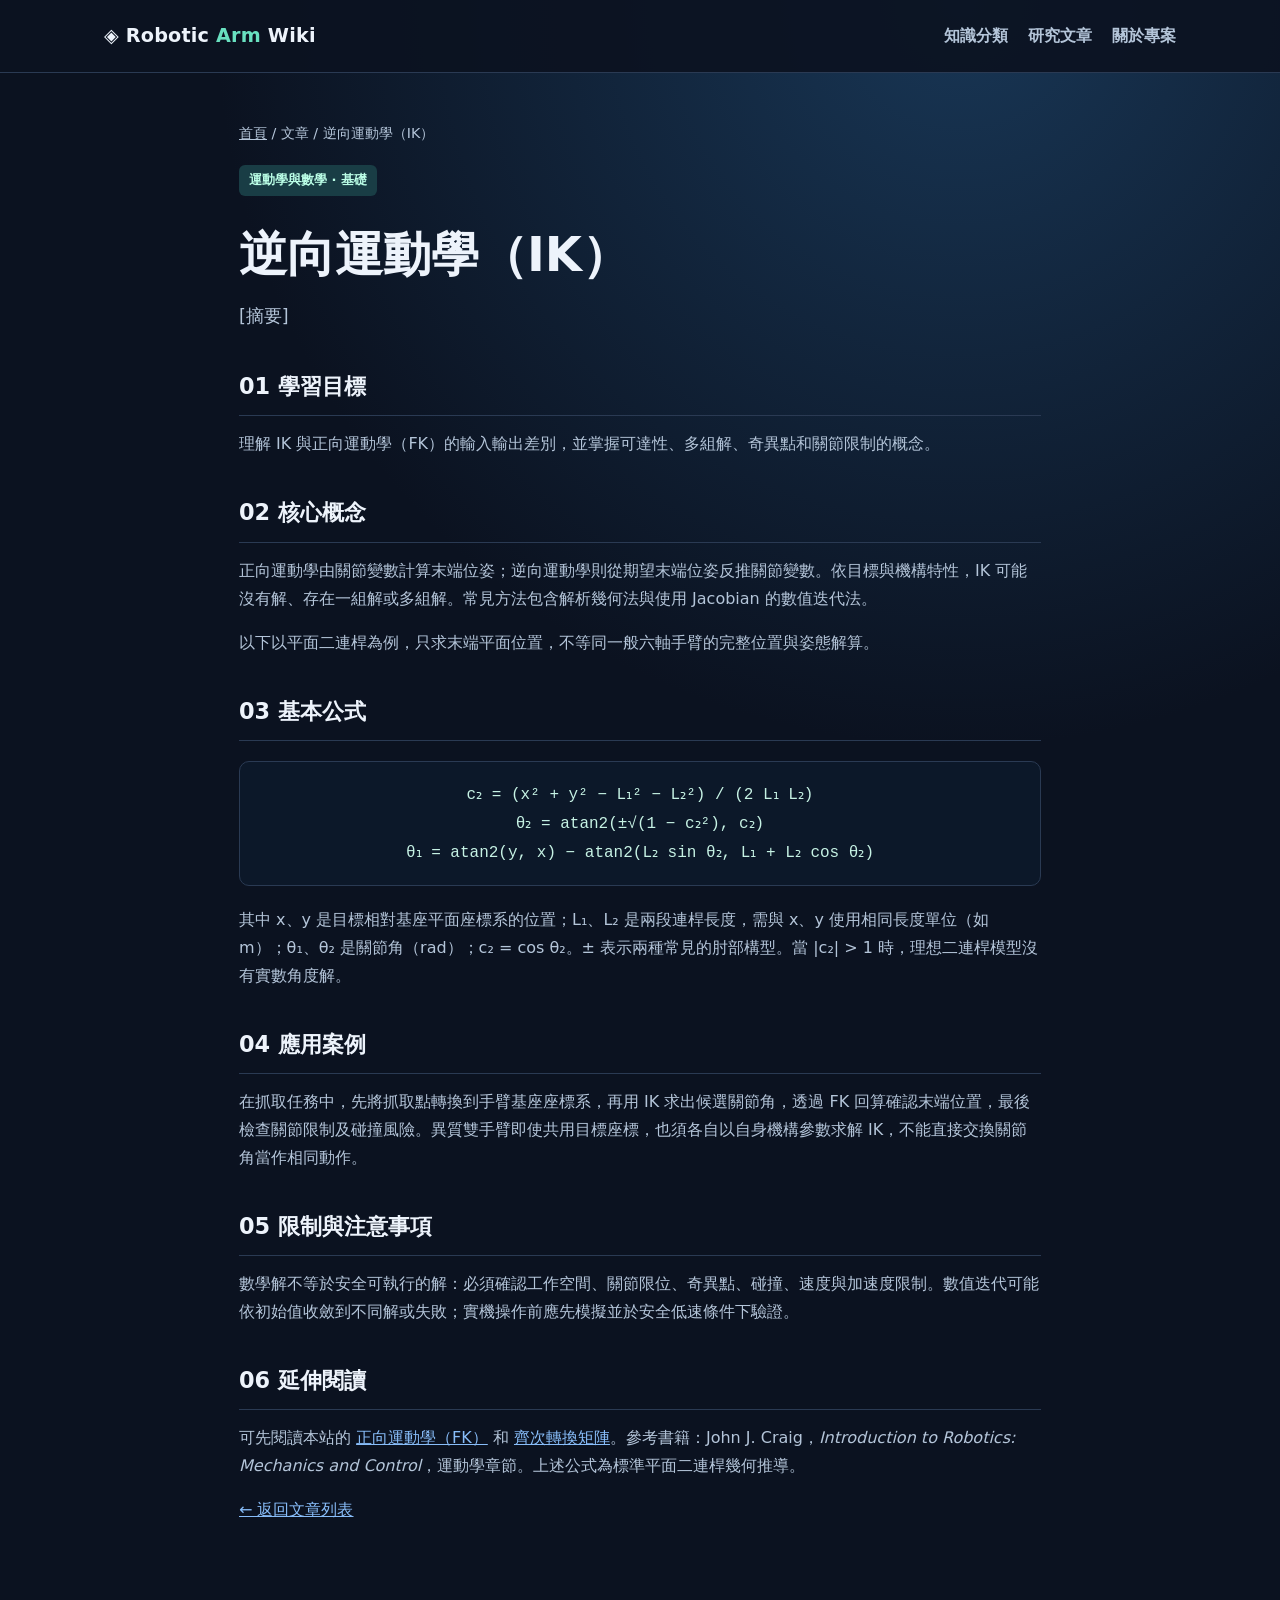
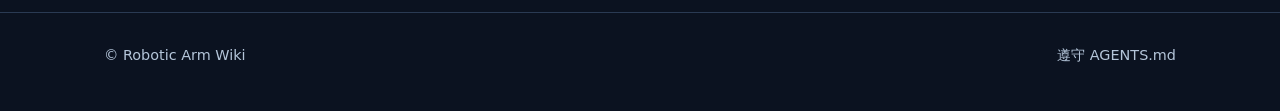
<file: pages/inverse-kinematics.html>
<!doctype html>
<!-- 建立新文章：複製至 pages/<english-kebab-case>.html；依 AGENTS.md 完成後同步更新 js/articles.js。 -->
<html lang="zh-Hant"><head><meta charset="utf-8"><meta name="viewport" content="width=device-width,initial-scale=1"><meta name="description" content="逆向運動學（Inverse Kinematics, IK）從指定的末端位置或位姿，反求機械手臂的關節角度或位移。"><title>逆向運動學（IK） | Robotic Arm Wiki</title><link rel="stylesheet" href="../css/style.css"></head><body><a class="skip" href="#main">跳至主要內容</a><header><div class="wrap header-inner"><a class="brand" href="../index.html">◈ Robotic <span>Arm</span> Wiki</a><nav aria-label="主要導覽"><a href="../index.html#categories">知識分類</a><a href="../index.html#articles">研究文章</a><a href="../index.html#about">關於專案</a></nav></div></header><main class="wrap article" id="main"><div class="breadcrumb"><a href="../index.html">首頁</a> / 文章 / 逆向運動學（IK）</div><span class="tag">運動學與數學 · 基礎</span><h1>逆向運動學（IK）</h1><p class="lead">[摘要]</p><section><h2>01 學習目標</h2><p>理解 IK 與正向運動學（FK）的輸入輸出差別，並掌握可達性、多組解、奇異點和關節限制的概念。</p></section><section><h2>02 核心概念</h2><p>正向運動學由關節變數計算末端位姿；逆向運動學則從期望末端位姿反推關節變數。依目標與機構特性，IK 可能沒有解、存在一組解或多組解。常見方法包含解析幾何法與使用 Jacobian 的數值迭代法。</p><p>以下以平面二連桿為例，只求末端平面位置，不等同一般六軸手臂的完整位置與姿態解算。</p></section><section><h2>03 基本公式</h2><div class="math"><code>c₂ = (x² + y² − L₁² − L₂²) / (2 L₁ L₂)<br>θ₂ = atan2(±√(1 − c₂²), c₂)<br>θ₁ = atan2(y, x) − atan2(L₂ sin θ₂, L₁ + L₂ cos θ₂)</code></div><p>其中 x、y 是目標相對基座平面座標系的位置；L₁、L₂ 是兩段連桿長度，需與 x、y 使用相同長度單位（如 m）；θ₁、θ₂ 是關節角（rad）；c₂ = cos θ₂。± 表示兩種常見的肘部構型。當 |c₂| &gt; 1 時，理想二連桿模型沒有實數角度解。</p></section><section><h2>04 應用案例</h2><p>在抓取任務中，先將抓取點轉換到手臂基座座標系，再用 IK 求出候選關節角，透過 FK 回算確認末端位置，最後檢查關節限制及碰撞風險。異質雙手臂即使共用目標座標，也須各自以自身機構參數求解 IK，不能直接交換關節角當作相同動作。</p></section><section><h2>05 限制與注意事項</h2><p>數學解不等於安全可執行的解：必須確認工作空間、關節限位、奇異點、碰撞、速度與加速度限制。數值迭代可能依初始值收斂到不同解或失敗；實機操作前應先模擬並於安全低速條件下驗證。</p></section><section><h2>06 延伸閱讀</h2><p>可先閱讀本站的 <a href="forward-kinematics.html">正向運動學（FK）</a> 和 <a href="homogeneous-transform.html">齊次轉換矩陣</a>。參考書籍：John J. Craig，<em>Introduction to Robotics: Mechanics and Control</em>，運動學章節。上述公式為標準平面二連桿幾何推導。</p></section><p><a href="../index.html#articles">← 返回文章列表</a></p></main><footer class="footer"><div class="wrap footer-inner"><span>© Robotic Arm Wiki</span><span>遵守 AGENTS.md</span></div></footer></body></html>
</file>
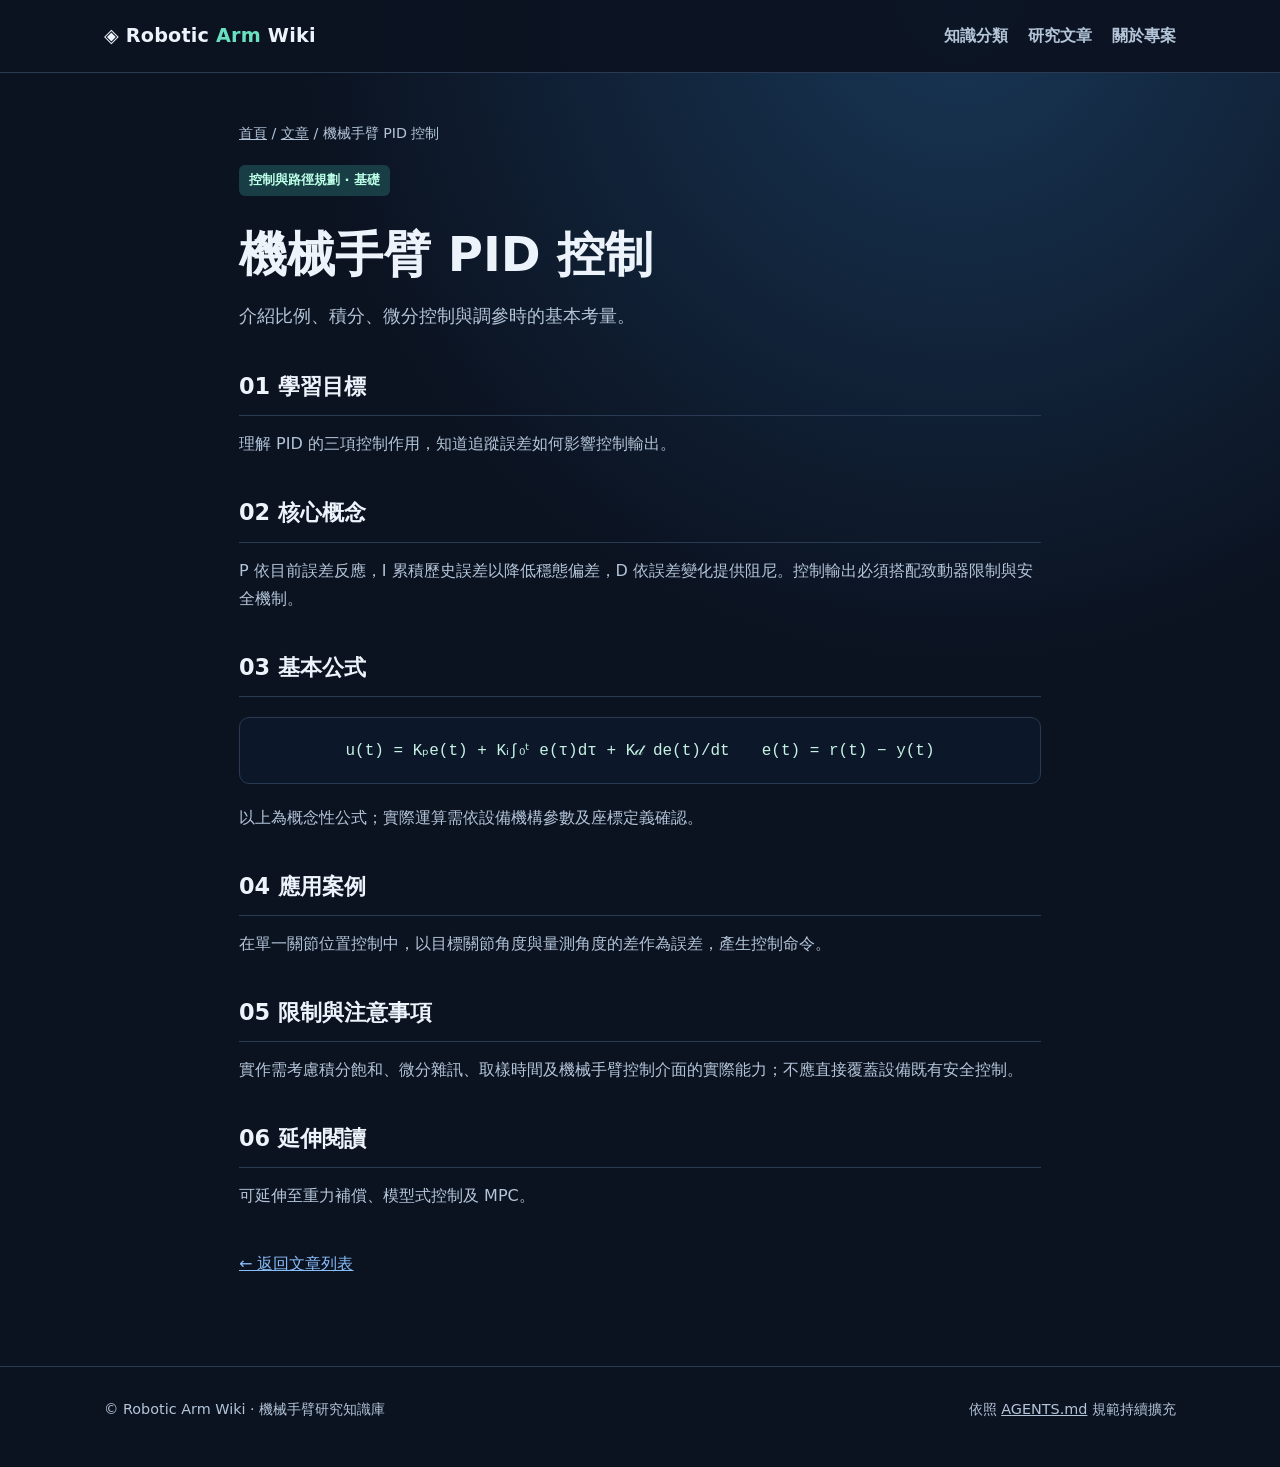
<file: pages/pid-control.html>
<!doctype html><html lang="zh-Hant"><head><meta charset="utf-8"><meta name="viewport" content="width=device-width,initial-scale=1"><meta name="description" content="介紹比例、積分、微分控制與調參時的基本考量。"><title>機械手臂 PID 控制 | Robotic Arm Wiki</title><link rel="stylesheet" href="../css/style.css"></head><body><a class="skip" href="#main">跳至主要內容</a><header><div class="wrap header-inner"><a class="brand" href="../index.html">◈ Robotic <span>Arm</span> Wiki</a><nav aria-label="主要導覽"><a href="../index.html#categories">知識分類</a><a href="../index.html#articles">研究文章</a><a href="../index.html#about">關於專案</a></nav></div></header><main class="wrap article" id="main"><div class="breadcrumb"><a href="../index.html">首頁</a> / <a href="../index.html#articles">文章</a> / 機械手臂 PID 控制</div><span class="tag">控制與路徑規劃 · 基礎</span><h1>機械手臂 PID 控制</h1><p class="lead">介紹比例、積分、微分控制與調參時的基本考量。</p><section><h2>01 學習目標</h2><p>理解 PID 的三項控制作用，知道追蹤誤差如何影響控制輸出。</p></section><section><h2>02 核心概念</h2><p>P 依目前誤差反應，I 累積歷史誤差以降低穩態偏差，D 依誤差變化提供阻尼。控制輸出必須搭配致動器限制與安全機制。</p></section><section><h2>03 基本公式</h2><div class="math"><code>u(t) = Kₚe(t) + Kᵢ∫₀ᵗ e(τ)dτ + K𝒹 de(t)/dt　　e(t) = r(t) − y(t)</code></div><p>以上為概念性公式；實際運算需依設備機構參數及座標定義確認。</p></section><section><h2>04 應用案例</h2><p>在單一關節位置控制中，以目標關節角度與量測角度的差作為誤差，產生控制命令。</p></section><section><h2>05 限制與注意事項</h2><p>實作需考慮積分飽和、微分雜訊、取樣時間及機械手臂控制介面的實際能力；不應直接覆蓋設備既有安全控制。</p></section><section><h2>06 延伸閱讀</h2><p>可延伸至重力補償、模型式控制及 MPC。</p></section><p style="margin-top:40px"><a href="../index.html#articles">← 返回文章列表</a></p></main><footer class="footer"><div class="wrap footer-inner"><span>© Robotic Arm Wiki · 機械手臂研究知識庫</span><span>依照 <a href="../AGENTS.md">AGENTS.md</a> 規範持續擴充</span></div></footer></body></html>
</file>
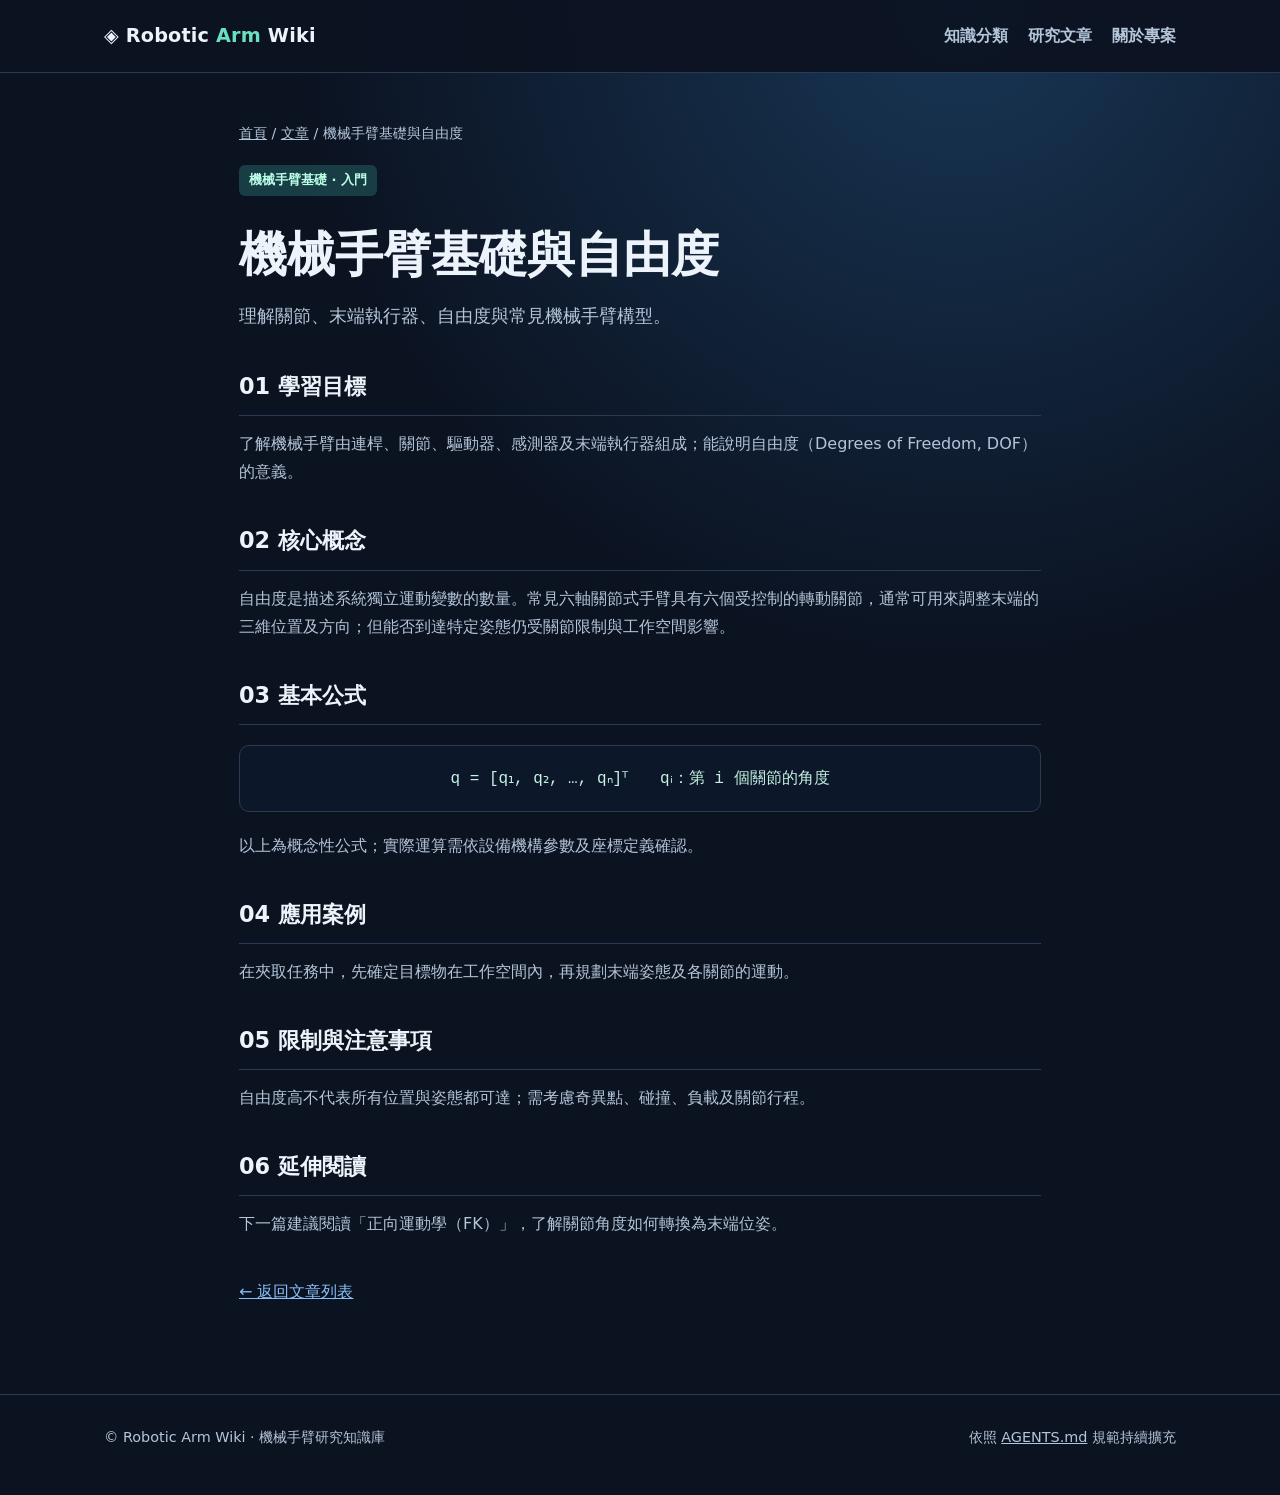
<file: pages/robot-arm-basics.html>
<!doctype html><html lang="zh-Hant"><head><meta charset="utf-8"><meta name="viewport" content="width=device-width,initial-scale=1"><meta name="description" content="理解關節、末端執行器、自由度與常見機械手臂構型。"><title>機械手臂基礎與自由度 | Robotic Arm Wiki</title><link rel="stylesheet" href="../css/style.css"></head><body><a class="skip" href="#main">跳至主要內容</a><header><div class="wrap header-inner"><a class="brand" href="../index.html">◈ Robotic <span>Arm</span> Wiki</a><nav aria-label="主要導覽"><a href="../index.html#categories">知識分類</a><a href="../index.html#articles">研究文章</a><a href="../index.html#about">關於專案</a></nav></div></header><main class="wrap article" id="main"><div class="breadcrumb"><a href="../index.html">首頁</a> / <a href="../index.html#articles">文章</a> / 機械手臂基礎與自由度</div><span class="tag">機械手臂基礎 · 入門</span><h1>機械手臂基礎與自由度</h1><p class="lead">理解關節、末端執行器、自由度與常見機械手臂構型。</p><section><h2>01 學習目標</h2><p>了解機械手臂由連桿、關節、驅動器、感測器及末端執行器組成；能說明自由度（Degrees of Freedom, DOF）的意義。</p></section><section><h2>02 核心概念</h2><p>自由度是描述系統獨立運動變數的數量。常見六軸關節式手臂具有六個受控制的轉動關節，通常可用來調整末端的三維位置及方向；但能否到達特定姿態仍受關節限制與工作空間影響。</p></section><section><h2>03 基本公式</h2><div class="math"><code>q = [q₁, q₂, …, qₙ]ᵀ　　qᵢ：第 i 個關節的角度</code></div><p>以上為概念性公式；實際運算需依設備機構參數及座標定義確認。</p></section><section><h2>04 應用案例</h2><p>在夾取任務中，先確定目標物在工作空間內，再規劃末端姿態及各關節的運動。</p></section><section><h2>05 限制與注意事項</h2><p>自由度高不代表所有位置與姿態都可達；需考慮奇異點、碰撞、負載及關節行程。</p></section><section><h2>06 延伸閱讀</h2><p>下一篇建議閱讀「正向運動學（FK）」，了解關節角度如何轉換為末端位姿。</p></section><p style="margin-top:40px"><a href="../index.html#articles">← 返回文章列表</a></p></main><footer class="footer"><div class="wrap footer-inner"><span>© Robotic Arm Wiki · 機械手臂研究知識庫</span><span>依照 <a href="../AGENTS.md">AGENTS.md</a> 規範持續擴充</span></div></footer></body></html>
</file>
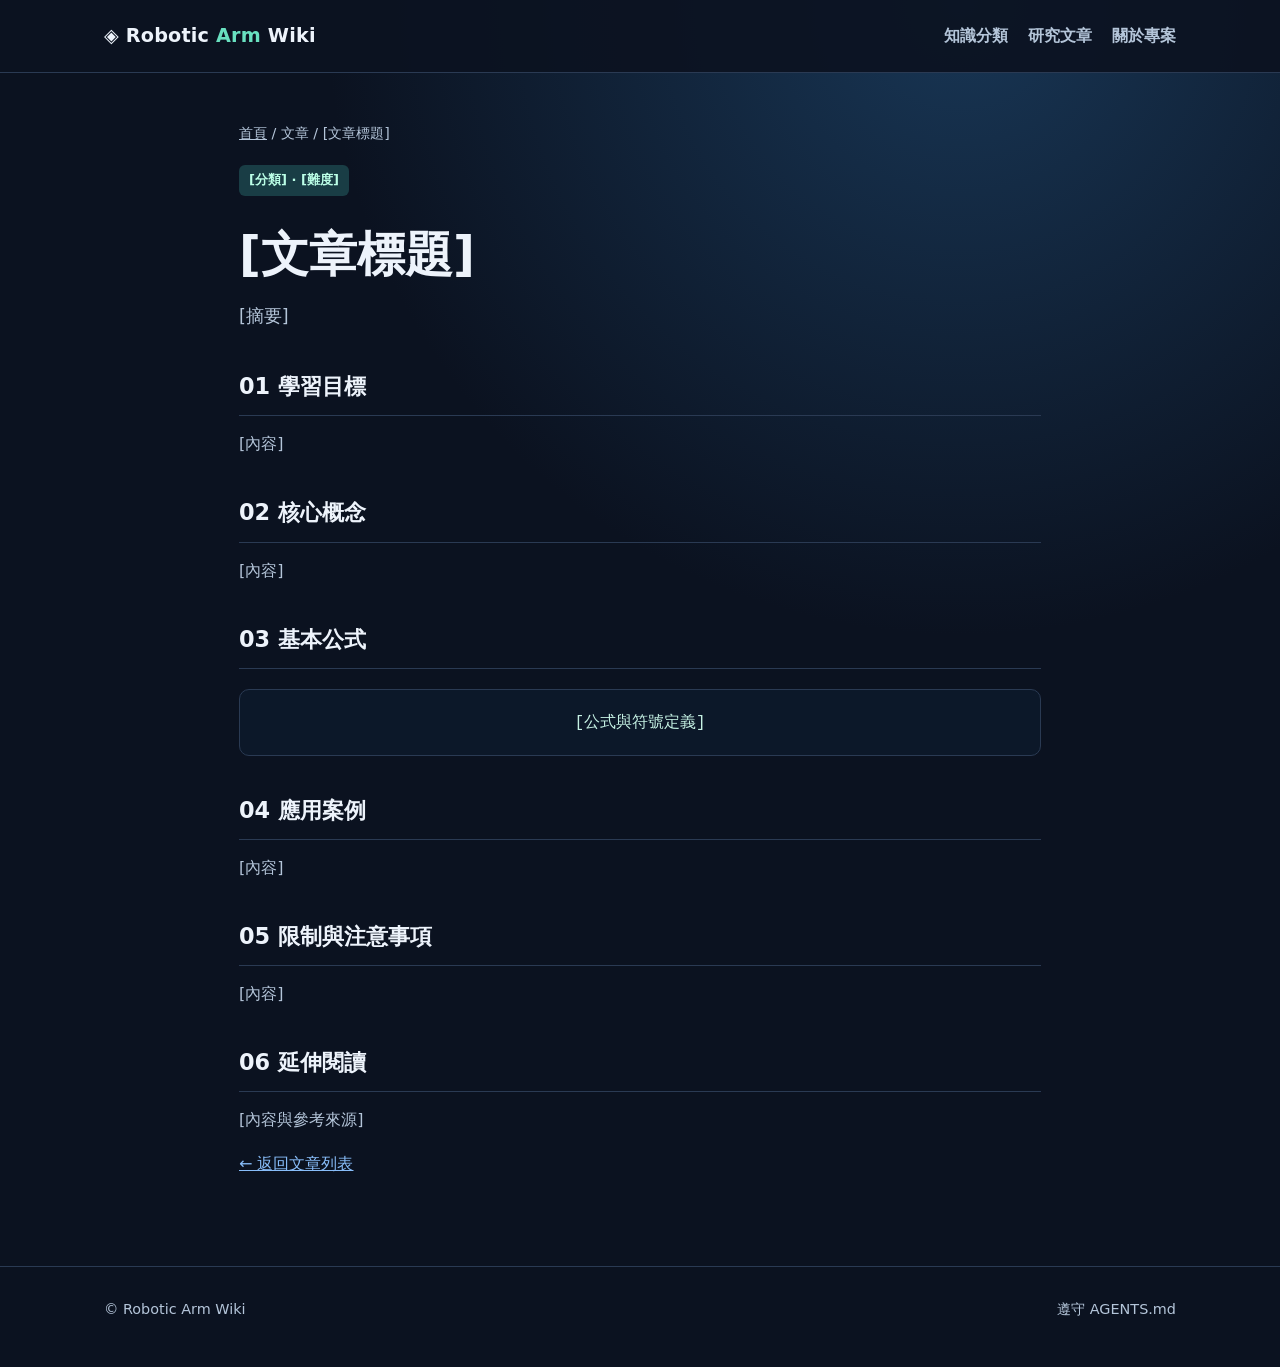
<file: templates/article-template.html>
<!doctype html>
<!-- 建立新文章：複製至 pages/<english-kebab-case>.html；依 AGENTS.md 完成後同步更新 js/articles.js。 -->
<html lang="zh-Hant"><head><meta charset="utf-8"><meta name="viewport" content="width=device-width,initial-scale=1"><meta name="description" content="[文章摘要]"><title>[文章標題] | Robotic Arm Wiki</title><link rel="stylesheet" href="../css/style.css"></head><body><a class="skip" href="#main">跳至主要內容</a><header><div class="wrap header-inner"><a class="brand" href="../index.html">◈ Robotic <span>Arm</span> Wiki</a><nav aria-label="主要導覽"><a href="../index.html#categories">知識分類</a><a href="../index.html#articles">研究文章</a><a href="../index.html#about">關於專案</a></nav></div></header><main class="wrap article" id="main"><div class="breadcrumb"><a href="../index.html">首頁</a> / 文章 / [文章標題]</div><span class="tag">[分類] · [難度]</span><h1>[文章標題]</h1><p class="lead">[摘要]</p><section><h2>01 學習目標</h2><p>[內容]</p></section><section><h2>02 核心概念</h2><p>[內容]</p></section><section><h2>03 基本公式</h2><div class="math"><code>[公式與符號定義]</code></div></section><section><h2>04 應用案例</h2><p>[內容]</p></section><section><h2>05 限制與注意事項</h2><p>[內容]</p></section><section><h2>06 延伸閱讀</h2><p>[內容與參考來源]</p></section><p><a href="../index.html#articles">← 返回文章列表</a></p></main><footer class="footer"><div class="wrap footer-inner"><span>© Robotic Arm Wiki</span><span>遵守 AGENTS.md</span></div></footer></body></html>
</file>
<file: css/style.css>
/* Shared design system. New pages must reuse these classes. */
:root{color-scheme:dark;--bg:#0b1220;--panel:#131f33;--panel2:#182840;--line:#2a3a53;--text:#edf3fb;--muted:#b4c5d9;--accent:#69e0c0;--accent2:#88bdf9;--max:1120px;font-family:system-ui,-apple-system,"Noto Sans TC","Microsoft JhengHei",sans-serif}
*{box-sizing:border-box}html{scroll-behavior:smooth}body{margin:0;background:radial-gradient(circle at 75% 0%,#183655 0,transparent 38%),var(--bg);color:var(--text);line-height:1.75}a{color:var(--accent2)}a:hover{color:var(--accent)}:focus-visible{outline:3px solid var(--accent);outline-offset:3px} .wrap{max-width:var(--max);margin:auto;padding:0 24px}
.skip{position:absolute;left:10px;top:-60px;padding:8px;background:#fff;color:#000;z-index:100}.skip:focus{top:10px}
header{border-bottom:1px solid var(--line);background:#0b1220e8}.header-inner{display:flex;justify-content:space-between;gap:20px;align-items:center;min-height:72px}.brand{font-weight:800;font-size:1.2rem;color:var(--text);text-decoration:none;letter-spacing:.01em}.brand span{color:var(--accent)}nav{display:flex;flex-wrap:wrap;gap:20px}nav a{text-decoration:none;color:var(--muted);font-weight:600}nav a:hover,nav a[aria-current=page]{color:var(--accent)}
.hero{padding:76px 0 55px}.eyebrow{font-weight:700;color:var(--accent);letter-spacing:.12em;text-transform:uppercase;font-size:.79rem}h1{font-size:clamp(2rem,5vw,3.5rem);line-height:1.2;margin:14px 0 18px}h2{font-size:1.65rem;margin:0 0 14px}h3{font-size:1.12rem;margin:0 0 9px}p{margin:0 0 16px}.lead{font-size:1.1rem;color:var(--muted);max-width:750px}.hero-tag{display:inline-flex;gap:9px;background:#163347;border:1px solid #2c6b75;border-radius:999px;color:#aff7df;padding:5px 12px;font-size:.8rem;font-weight:700}.stats{display:flex;flex-wrap:wrap;gap:12px;margin-top:28px}.stat{background:var(--panel);border:1px solid var(--line);border-radius:12px;padding:13px 18px;color:var(--muted)}.stat strong{display:block;color:var(--text);font-size:1.3rem}.section{padding:32px 0 54px}.subtle{color:var(--muted)}
.category-grid{display:grid;grid-template-columns:repeat(3,minmax(0,1fr));gap:15px}.category-card,.article-card,.info-box{background:var(--panel);border:1px solid var(--line);border-radius:16px;padding:22px}.category-card{min-height:138px}.category-card span{display:block;font-size:1.5rem;margin-bottom:9px}.category-card h3{font-size:1rem}.category-card p{color:var(--muted);font-size:.9rem;margin:0}.search-tools{display:flex;align-items:center;gap:14px;flex-wrap:wrap;margin:22px 0 16px}.search-tools label{font-weight:700}.search-tools input{background:var(--panel);color:var(--text);border:1px solid var(--line);border-radius:10px;padding:12px 14px;min-width:240px;flex:1;font:inherit}.filters{display:flex;flex-wrap:wrap;gap:8px;margin:18px 0 24px}.filters button{border:1px solid var(--line);background:var(--panel);border-radius:100px;padding:8px 15px;color:var(--muted);font:inherit;cursor:pointer}.filters button.active,.filters button:hover{background:#17433f;border-color:#379d85;color:#c4ffe8}.article-grid{display:grid;grid-template-columns:repeat(2,minmax(0,1fr));gap:16px}.article-card{display:flex;flex-direction:column;color:inherit;text-decoration:none;transition:transform .15s,border-color .15s;min-height:208px}.article-card:hover{transform:translateY(-3px);border-color:var(--accent)}.article-card p{color:var(--muted);font-size:.94rem}.card-meta{color:var(--accent);font-weight:700;font-size:.79rem;margin-bottom:12px}.card-more{color:var(--accent2);font-weight:700;font-size:.9rem;margin-top:auto}.note{padding:20px;border-left:3px solid var(--accent);background:#13283a;border-radius:0 10px 10px 0;color:var(--muted)}.note strong{color:var(--text)}
.article{max-width:850px;padding-top:48px;padding-bottom:72px}.breadcrumb{font-size:.89rem;color:var(--muted);margin-bottom:19px}.breadcrumb a{color:var(--muted)}.article header{border:0;background:none}.article h1{font-size:clamp(2rem,4vw,3rem)}.article section{margin-top:35px}.article section h2{border-bottom:1px solid var(--line);padding-bottom:9px;font-size:1.4rem}.article section p{color:var(--muted)}.math{overflow-x:auto;margin:20px 0;padding:18px;background:#0c1829;border:1px solid var(--line);border-radius:10px;text-align:center;color:var(--text)}.math code{white-space:pre-wrap;overflow-wrap:anywhere;color:#c6f2e4;font-size:1rem}.article .tag{display:inline-block;border-radius:6px;background:#193d45;padding:4px 10px;color:#bbffe7;font-size:.82rem;font-weight:700;margin-bottom:16px}.footer{border-top:1px solid var(--line);padding:30px 0 45px;color:var(--muted);font-size:.9rem}.footer-inner{display:flex;justify-content:space-between;gap:18px;flex-wrap:wrap}.footer a{color:var(--muted)}
@media(max-width:760px){.header-inner{flex-direction:column;justify-content:center;padding-top:15px;padding-bottom:16px;gap:10px}.hero{padding:46px 0 28px}.category-grid,.article-grid{grid-template-columns:1fr}.wrap{padding:0 18px}.section{padding:25px 0 36px}.search-tools input{min-width:100%}}
@media(prefers-reduced-motion:reduce){html{scroll-behavior:auto}.article-card{transition:none}}
</file>
<file: css/slides.css>
/* 繼承 style.css 的顏色變數；僅影響 .presentation-page */
.presentation-page{min-height:100vh}.presentation-header{background:#0b1220ef}.deck-wrap{max-width:1230px;padding:23px 28px 48px;margin:auto}.deck-meta,.deck-footer{display:flex;align-items:center;justify-content:space-between;gap:16px;color:var(--muted);font-size:.85rem}.deck-meta{margin-bottom:12px}.deck-meta #slide-counter{font-variant-numeric:tabular-nums;color:var(--accent);font-weight:800}.deck{position:relative;min-height:605px;background:linear-gradient(128deg,#142338 0%,#0d192b 64%,#11293b 100%);border:1px solid #31445d;box-shadow:0 22px 75px #03091480;border-radius:19px;overflow:hidden}.deck:before{content:"";position:absolute;pointer-events:none;width:420px;height:420px;border-radius:50%;background:radial-gradient(circle,#2a8c8850,transparent 70%);right:-200px;top:-220px}.slide{display:none;min-height:605px;padding:42px 53px 26px;flex-direction:column;position:relative;isolation:isolate}.slide.is-active{display:flex}.slide h1{font-size:clamp(2.9rem,5.6vw,5rem);margin:18px 0 24px;letter-spacing:-.045em;line-height:1.12}.slide h1 em{font-style:normal;color:var(--accent)}.slide h2{font-size:clamp(1.75rem,3vw,2.8rem);line-height:1.2;margin:20px 0 20px;letter-spacing:-.025em}.slide h3{font-size:1.18rem}.slide p{line-height:1.75}.slide-lead{color:var(--muted);font-size:clamp(1rem,1.65vw,1.2rem);max-width:890px;margin-bottom:25px}.pill{align-self:flex-start;display:inline-flex;align-items:center;color:#a7f7de;background:#164339;border:1px solid #3a8277;border-radius:99px;padding:4px 13px;font-size:.78rem;font-weight:800;letter-spacing:.09em}.kicker{color:#a6c9db;font-size:1.08rem;margin-top:22px}.small-note{font-size:.88rem;color:#a7bacb;margin-top:35px}.intro-layout{display:grid;grid-template-columns:1.14fr .86fr;gap:20px;align-items:center;flex:1}.hero-art{display:flex;flex-direction:column;align-items:center;justify-content:center}.hero-art svg{width:100%;max-height:350px;filter:drop-shadow(0 0 45px #69e0c025)}.art-caption{font-size:.75rem;letter-spacing:.25em;color:#80bfc1}.source-strip{margin-top:auto;padding-top:18px;border-top:1px solid #34465c;font-size:.81rem;color:#a5b8cb;line-height:1.7}.source-strip a{color:#8ec9ff}.feature-grid{display:grid;gap:16px;margin:12px 0 26px}.feature-grid.three{grid-template-columns:repeat(3,minmax(0,1fr))}.feature{border:1px solid #314b5f;border-radius:15px;padding:22px;background:linear-gradient(150deg,#1a3044,#14283a)}.feature p,.feature .subtle{font-size:.95rem;color:#b4c5d9}.feature-icon{width:42px;height:42px;display:grid;place-items:center;border-radius:11px;background:#245364;color:#96f7e0;font-weight:800;margin-bottom:13px}.takeaway{padding:16px 20px;background:#15372f;border-left:3px solid var(--accent);border-radius:5px 12px 12px 5px;color:#d0e9e3;margin:5px 0 20px}.takeaway strong{color:#a4ffe6}.compare-grid{display:grid;grid-template-columns:repeat(2,minmax(0,1fr));gap:18px;margin:7px 0 20px}.compare-card{padding:24px}.compare-card .eyebrow{font-size:.7rem}.compare-card code,.formula-box code{display:block;color:#aaf5d9;overflow-wrap:anywhere;font-size:clamp(.85rem,1.5vw,1.07rem)}.flow-visual{display:flex;gap:10px;align-items:center;justify-content:center;margin:23px 0}.flow-visual span{padding:13px 12px;background:#0b1b2b;border:1px solid #477082;border-radius:8px;text-align:center;font-size:.92rem}.flow-visual b{font-size:1.65rem;color:var(--accent)}.coordinate-layout{display:grid;gap:20px}.diagram-panel{display:flex;align-items:center;justify-content:center;gap:10px;padding:35px 15px;background:#0a1929;border:1px solid #2e4960;border-radius:15px}.coord-item{display:flex;flex-direction:column;align-items:center;gap:8px;text-align:center;min-width:110px}.coord-item small{color:#97c6e7}.axis{width:62px;height:62px;display:grid;place-items:center;border:3px solid #66a6c7;border-radius:50%;color:#c3e8fd;font-weight:800;font-size:1.5rem}.axis-c{border-color:var(--accent);color:var(--accent)}.axis-b{border-color:#9ca5fb}.coord-arrow{display:flex;flex-direction:column;align-items:center;font-size:1.8rem;color:var(--accent)}.coord-arrow small{font-size:.7rem;color:#a5bacd;white-space:nowrap}.formula-box{padding:17px 21px;background:#193449;border-radius:12px;border:1px solid #3b6b79}.formula-box span{color:#a3c8d3;font-size:.86rem}.formula-box p{color:#a7bed0;margin:5px 0 0;font-size:.88rem}.formula-box.mini{margin:0 0 18px}.pid-flow,.pipeline{display:flex;align-items:center;justify-content:center;gap:9px;flex-wrap:wrap;margin:15px 0 22px}.pid-flow>div,.pipeline>div{padding:13px 15px;background:#122c40;border:1px solid #3b6276;border-radius:10px;text-align:center}.pid-flow>b,.pipeline>b{font-size:1.4rem;color:var(--accent)}.pid-flow .pid-highlight{background:#205949;border-color:#6bcbb3}.dual-grid{display:grid;grid-template-columns:1fr 1.1fr 1fr;gap:16px;margin:10px 0 22px}.arm-card,.center-panel{border:1px solid #3d5b71;border-radius:13px;background:#112b3f;padding:18px;text-align:center}.arm-card>span{font-size:.72rem;color:var(--accent);letter-spacing:.1em}.arm-card .arm-mark{font-size:5rem;color:#62b9b7;line-height:1.6}.arm-card p{font-size:.91rem;color:#b4c5d9}.center-panel{display:flex;flex-direction:column;align-items:center;gap:4px;color:#aef1df;font-weight:700}.center-panel span:nth-child(even){color:#729bb2}.pipeline>div{display:flex;flex-direction:column}.pipeline small{font-size:.72rem;color:#b4c5d9;margin-top:6px}.recap-list{display:grid;gap:13px;margin:10px 0 25px}.recap-list details{background:#112d41;border:1px solid #38536e;border-radius:11px;padding:15px 22px}.recap-list summary{cursor:pointer;font-weight:750}.recap-list details p{color:#b9d8df;margin:13px 0 3px}.deck-controls{display:flex;gap:18px;align-items:center;margin:18px 0 10px}.deck-controls button{border:1px solid #477589;background:#173a4c;color:#d7f3f1;border-radius:10px;padding:11px 20px;font:inherit;font-weight:700;cursor:pointer;white-space:nowrap}.deck-controls button:hover:not(:disabled){border-color:var(--accent);background:#1e5a53}.deck-controls button:disabled{opacity:.38;cursor:not-allowed}.progress-track{height:7px;border-radius:10px;background:#2d4055;flex:1;overflow:hidden}.progress-track span{display:block;width:12.5%;height:100%;background:linear-gradient(90deg,var(--accent),var(--accent2));transition:width .16s}.deck-footer{font-size:.76rem}@media(max-width:760px){.deck-wrap{padding:13px 13px 28px}.deck,.slide{min-height:680px}.slide{padding:24px 22px 18px}.intro-layout,.feature-grid.three,.compare-grid,.dual-grid{grid-template-columns:1fr}.hero-art{display:none}.diagram-panel{gap:4px;padding:19px 6px}.coord-item{min-width:0;flex:1}.coord-item strong{font-size:.69rem}.coord-arrow{font-size:1rem}.coord-arrow small{font-size:.58rem}.axis{height:45px;width:45px}.feature{padding:13px}.feature-grid{gap:9px;margin-bottom:13px}.slide h2{margin:10px 0}.slide-lead{margin-bottom:12px}.flow-visual{margin:10px 0;flex-wrap:wrap}.dual-grid{gap:8px}.arm-card .arm-mark{display:none}.center-panel{gap:0}.source-strip{font-size:.72rem}.deck-controls{gap:10px}.deck-controls button{padding:9px 11px;font-size:.86rem}.deck-footer{font-size:.65rem}}@media(max-width:460px){.slide{padding:21px 16px 15px}.deck,.slide{min-height:760px}.slide h1{font-size:2.7rem}.slide h2{font-size:1.75rem}.slide-lead{font-size:.94rem}.feature p{font-size:.82rem}.feature h3{font-size:1rem}.feature-grid.three{gap:7px}.feature{padding:10px}.diagram-panel{flex-wrap:wrap}.coord-arrow small{max-width:55px;white-space:normal;text-align:center}.pid-flow>div,.pipeline>div{font-size:.76rem;padding:7px}.source-strip{line-height:1.45}.deck-footer span:first-child{max-width:240px}}@media(prefers-reduced-motion:reduce){.progress-track span{transition:none}}@media print{.presentation-header,.deck-controls,.deck-footer,.deck-meta{display:none}.deck{box-shadow:none;border:0;min-height:0}.slide{display:flex!important;page-break-after:always;break-after:page;height:95vh;min-height:0}.slide[aria-hidden="true"]{visibility:visible}.source-strip{margin-top:auto}body{background:#0b1220}}
</file>
